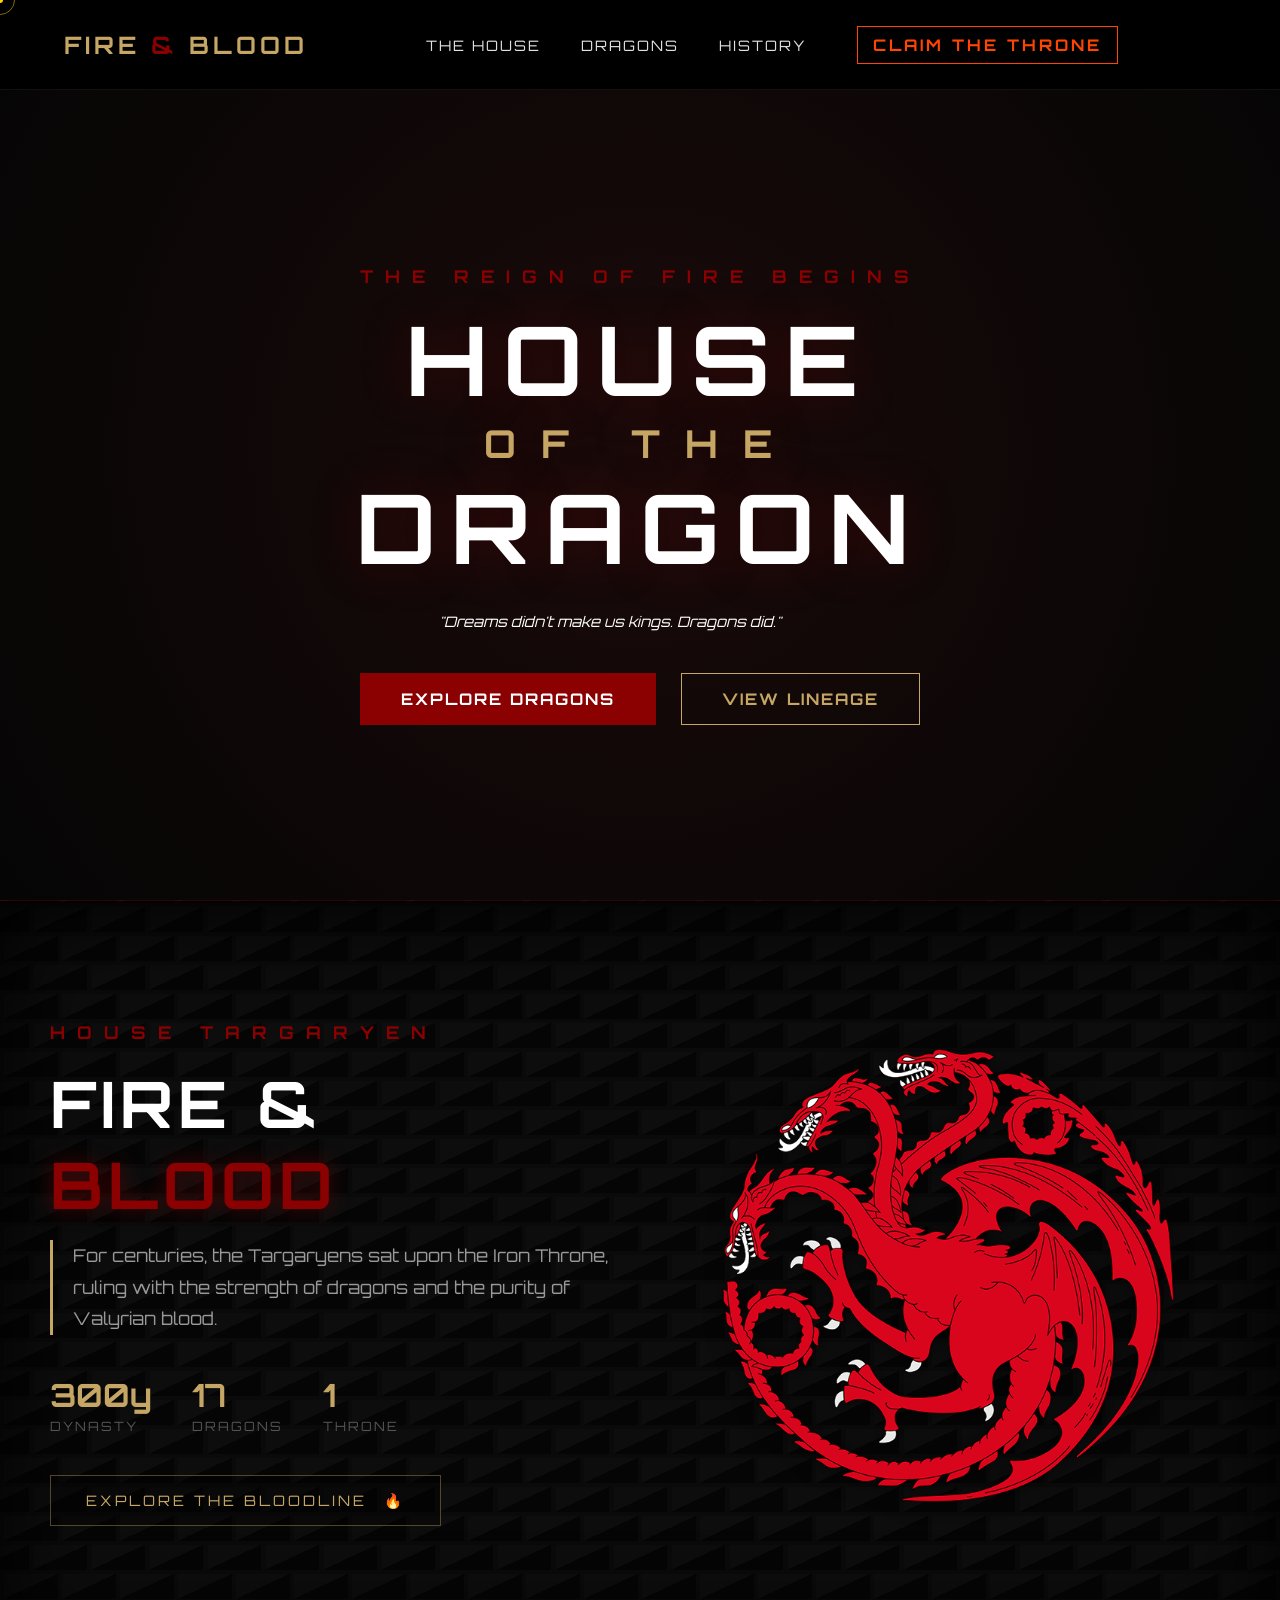
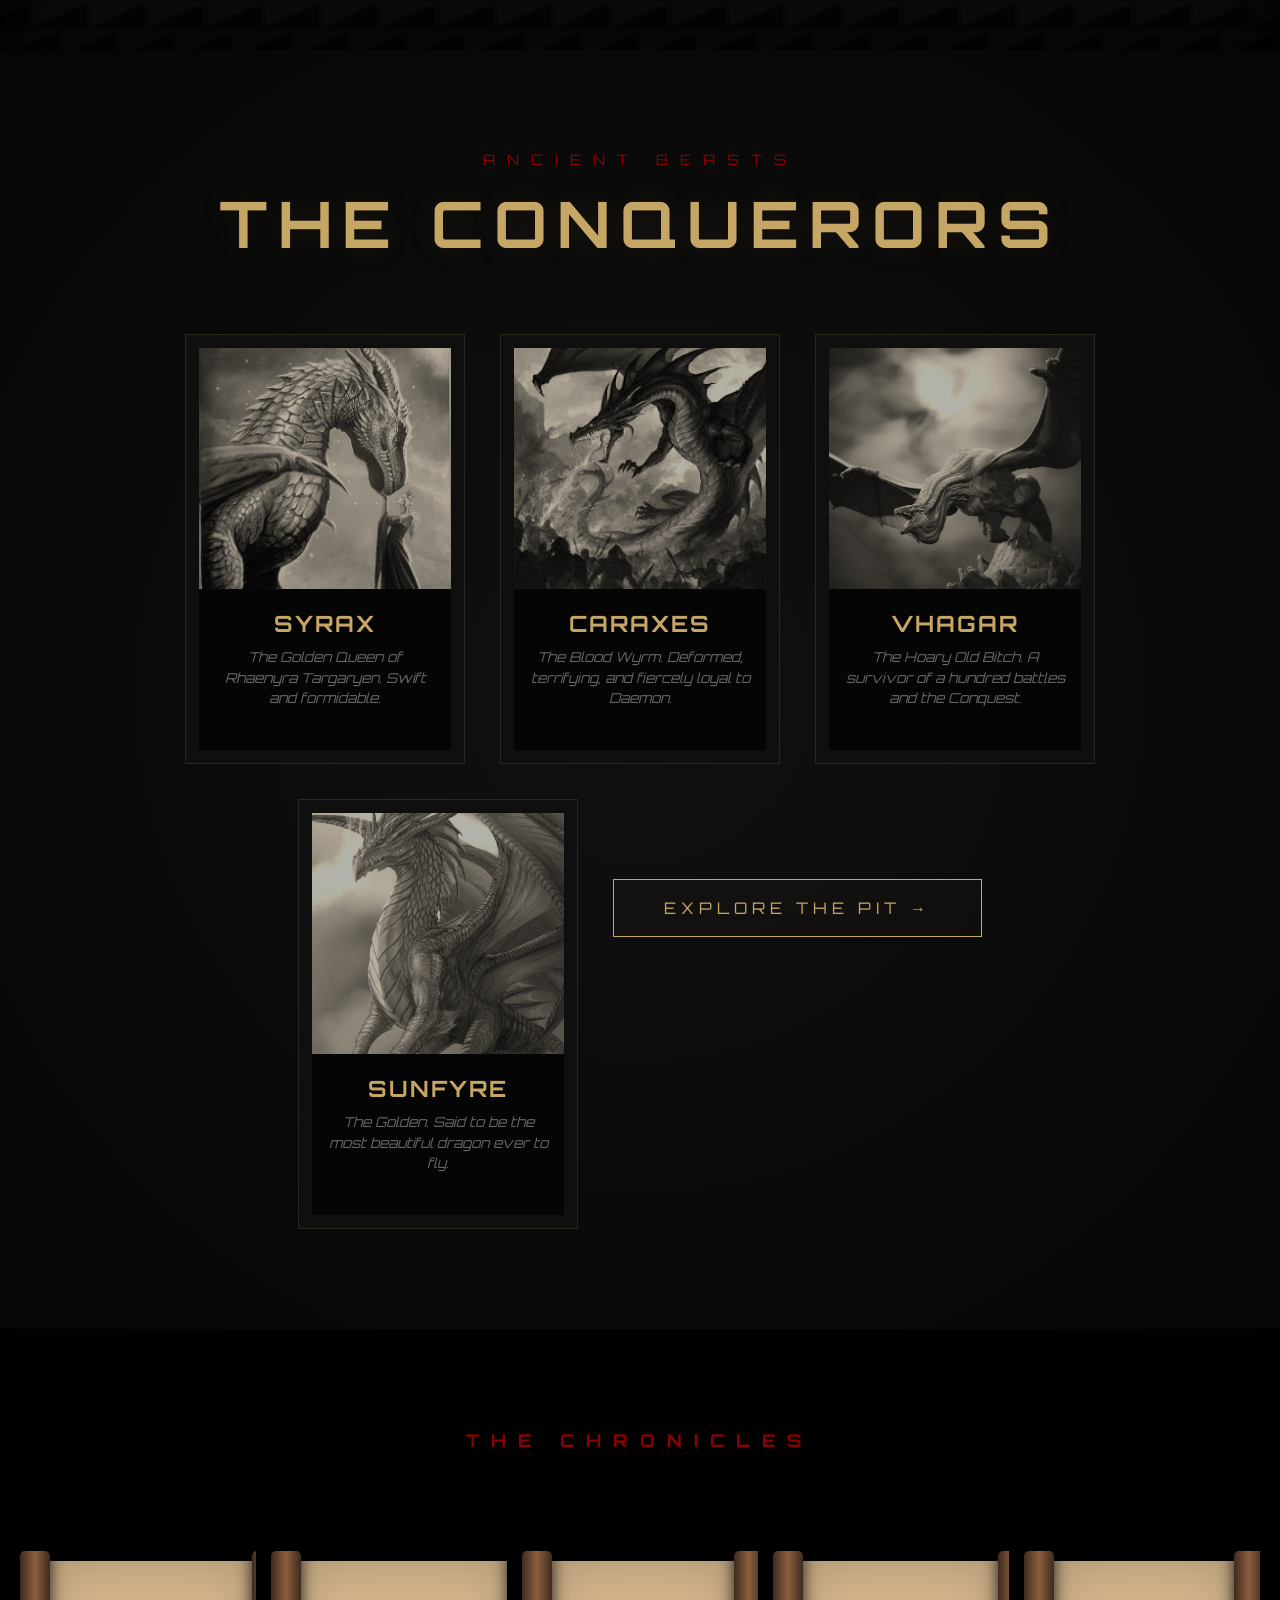
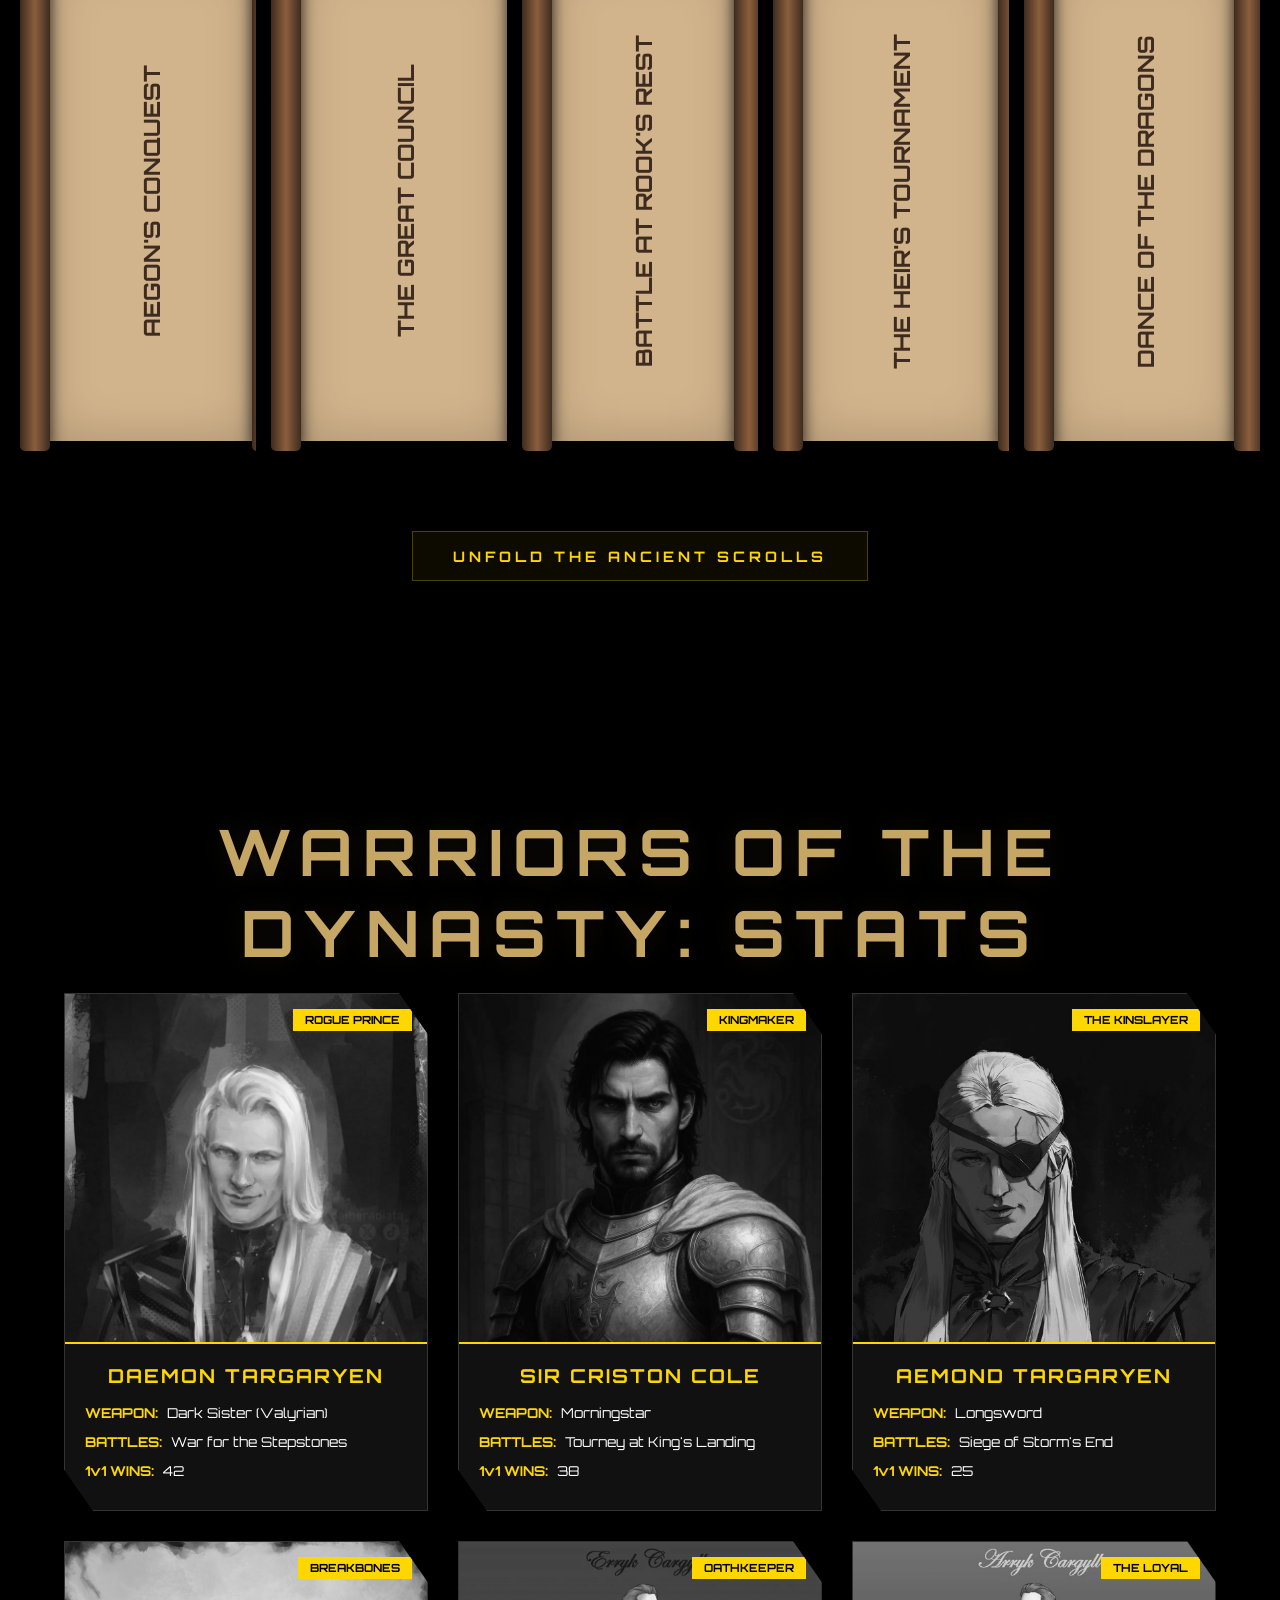
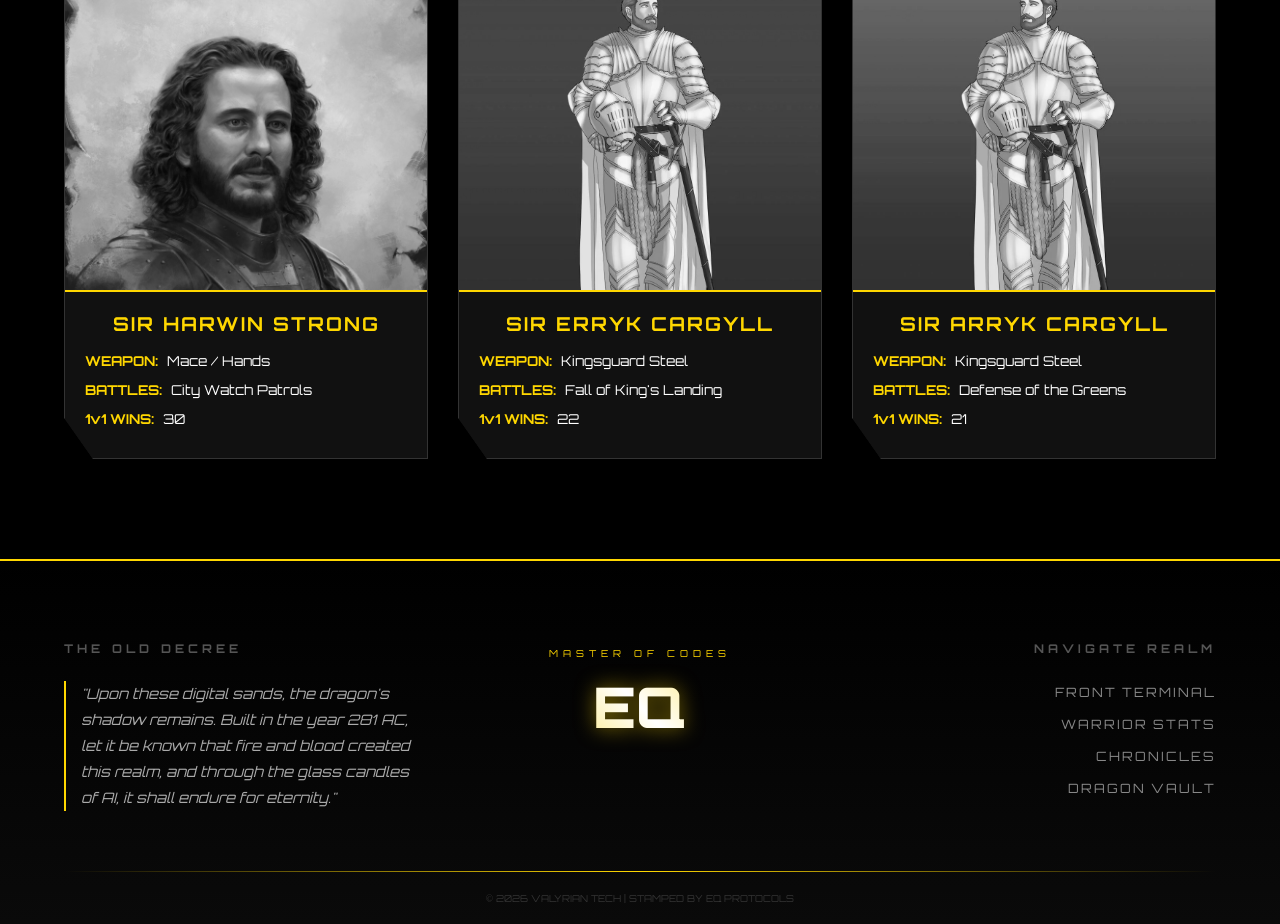
<file: index.html>
<!DOCTYPE html>
<html lang="en">

<head>
    <meta charset="UTF-8">
    <meta name="viewport" content="width=device-width, initial-scale=1.0">
    <title>HOUSE OF DRAGONS</title>
    <link rel="stylesheet" href="https://site-assets.fontawesome.com/releases/v6.5.1/css/all.css">
    <link rel="stylesheet" href="style.css">
</head>

<body>
    <div class="cursor-dot"></div>
    <div class="cursor-outline"></div>
    <!-- CLAIM THE THRONE SECTION  -->
    <div id="quiz-overlay" class="quiz-overlay">
        <div class="quiz-container" id="quiz-box">
            <button class="close-quiz" onclick="closeQuiz()">&times;</button>

            <div id="quiz-content">
                <h2 class="quiz-title">THE TRIAL BY FIRE</h2>
                <div class="progress-bar">
                    <div id="progress" class="progress"></div>
                </div>
                <div class="scanline"></div>
                <div id="question-container">
                    <p id="question-text" class="question-text">Loading Trial...</p>
                    <div id="answer-buttons" class="answer-grid">
                    </div>
                </div>
            </div>

            <div id="result-screen" style="display: none;">
                <h1 id="result-header"></h1>
                <p id="result-message"></p>

                <div class="result-actions">
                    <button onclick="restartQuiz()" class="claim-btn">TRY AGAIN</button>
                    <button onclick="closeQuiz()" class="claim-btn">ABANDON</button>
                </div>
            </div>
        </div>
    </div>
    </div>
    <!-- NAVBAR SECTION  -->
    <nav class="dragon-nav">
        <div class="nav-logo">
            <a href="index.html" class="logo-link">
                <h1 class="targaryen-font">FIRE <span>&</span> BLOOD</h1>
            </a>
        </div>
        <div class="menu-toggle" id="mobile-menu">
            <span class="bar"></span>
            <span class="bar"></span>
            <span class="bar"></span>
        </div>
        <ul class="nav-links">
            <li><a href="house.html" class="nav-item">THE HOUSE</a></li>
            <li><a href="dragons.html" class="nav-item">DRAGONS</a></li>
            <li><a href="history.html" class="nav-item">HISTORY</a></li>
            <a href="javascript:void(0)" onclick="startThroneQuiz()" class="claim-btn-nav nav-btn-style nav-btn">CLAIM
                THE THRONE</a>
        </ul>

        <div class="fire-border"></div>
    </nav>

    <section class="hero-dragon">
        <div class="smoke-overlay"></div>
        <div class="embers-container">
            <div class="particle"></div>
            <div class="particle"></div>
            <div class="particle"></div>
            <div class="particle"></div>
            <div class="particle"></div>
        </div>

        <div class="hero-content">
            <h2 class="subtitle">THE REIGN OF FIRE BEGINS</h2>
            <h1 class="main-title">HOUSE <span class="of">OF THE</span> DRAGON</h1>
            <p class="description">
                "Dreams didn't make us kings. Dragons did."
            </p>

            <div class="hero-btns">
                <a href="#dragon" class="btn-primary">EXPLORE DRAGONS</a>
                <a href="#house" class="btn-secondary">VIEW LINEAGE</a>
            </div>
        </div>
    </section>
    <section id="house" class="house-legacy">
        <div class="house-container">
            <div class="house-text">
                <h2 class="subtitle">House Targaryen</h2>
                <h1 class="motto-title">FIRE & <span class="blood">BLOOD</span></h1>
                <p class="legacy-desc">
                    For centuries, the Targaryens sat upon the Iron Throne,
                    ruling with the strength of dragons and the purity of Valyrian blood.
                </p>
                <div class="house-stats">
                    <div class="stat-item"><strong>300y</strong><span>Dynasty</span></div>
                    <div class="stat-item"><strong>17</strong><span>Dragons</span></div>
                    <div class="stat-item"><strong>1</strong><span>Throne</span></div>
                </div>

                <div class="members-cta">
                    <a href="house.html" class="bloodline-btn">
                        EXPLORE THE BLOODLINE <span class="fire-icon">🔥</span>
                    </a>
                </div>
            </div>

            <div class="sigil-container">
                <div class="sigil-glow"></div>
                <img src="assets/SIGIL.png" alt="Targaryen Sigil" class="sigil-img">
            </div>
        </div>
    </section>
    <section id="dragon" class="dragon-showcase">
        <div class="section-header">
            <p class="subtitle">ANCIENT BEASTS</p>
            <h1 class="section-title">THE CONQUERORS</h1>
        </div>

        <div class="dragon-cards-container">
            <div class="vintage-card">
                <div class="card-inner">
                    <div class="dragon-img syrax"></div>
                    <div class="card-content">
                        <h3>SYRAX</h3>
                        <p>The Golden Queen of Rhaenyra Targaryen. Swift and formidable.</p>
                    </div>
                </div>
            </div>

            <div class="vintage-card">
                <div class="card-inner">
                    <div class="dragon-img caraxes"></div>
                    <div class="card-content">
                        <h3>CARAXES</h3>
                        <p>The Blood Wyrm. Deformed, terrifying, and fiercely loyal to Daemon.</p>
                    </div>
                </div>
            </div>

            <div class="vintage-card">
                <div class="card-inner">
                    <div class="dragon-img vhagar"></div>
                    <div class="card-content">
                        <h3>VHAGAR</h3>
                        <p>The Hoary Old Bitch. A survivor of a hundred battles and the Conquest.</p>
                    </div>
                </div>
            </div>

            <div class="vintage-card">
                <div class="card-inner">
                    <div class="dragon-img sunfyre"></div>
                    <div class="card-content">
                        <h3>SUNFYRE</h3>
                        <p>The Golden. Said to be the most beautiful dragon ever to fly.</p>
                    </div>
                </div>
            </div>

            <div class="explore-more-container">
                <a href="dragons.html" class="main-explore-btn">
                    EXPLORE THE PIT <span>&rarr;</span>
                </a>
            </div>
    </section>
    <section id="history" class="history-scroll-section">
        <div class="history-header">
            <h2 class="subtitle">The Chronicles</h2>
            <h1 class="history-main-title">ANCIENT <span class="gold">LEGACY</span></h1>
        </div>

        <div class="scroll-wrapper">
            <div class="history-scroll">
                <div class="scroll-edge"></div>
                <div class="scroll-paper">
                    <div class="scroll-title">AEGON'S CONQUEST</div>
                    <div class="scroll-detail">
                        <span class="year">2 BC</span>
                        <p>Aegon I Targaryen, along with his sister-wives Visenya and Rhaenys, descended upon Westeros with 
    their three dragons: Balerion, Vhagar, and Meraxes. From the burning of Harrenhal to the Field of Fire, 
    they united six of the Seven Kingdoms under one crown, forging the Iron Throne from the swords of 
    their fallen enemies, quenched in dragonflame.</p>
                    </div>
                </div>
                <div class="scroll-edge"></div>
            </div>

            <div class="history-scroll active">
                <div class="scroll-edge"></div>
                <div class="scroll-paper">
                    <div class="scroll-title">THE GREAT COUNCIL</div>
                    <div class="scroll-detail">
                        <span class="year">101 AC</span>
                        <p>Following the death of Prince Aemon, King Jaehaerys I summoned over a thousand lords to Harrenhal 
    to prevent a civil war. In a choice that would haunt the dynasty for generations, the Council 
    rejected the claim of Princess Rhaenys and her son Laenor, favoring Prince Viserys Targaryen. 
    This established the precedent that the Iron Throne could not pass to a woman, nor through 
    a woman to her male descendants.<p>
                    </div>
                </div>
                <div class="scroll-edge"></div>
            </div>

            <div class="history-scroll active">
                <div class="scroll-edge"></div>
                <div class="scroll-paper">
                    <div class="scroll-title">BATTLE AT ROOK'S REST</div>
                    <div class="scroll-detail">
                        <span class="year">129 AC</span>
                        <p>The first true clash of the Titans. Princess Rhaenys and her dragon Meleys were 
                ambushed by King Aegon II on Sunfyre and Prince Aemond on the monstrous Vhagar. 
                The sky burned as Meleys fell, but the cost was high—the King was left broken 
                and charred, and the Green faction lost its momentum in a sea of dragonfire.</p>
                    </div>
                </div>
                <div class="scroll-edge"></div>
            </div>
            <div class="history-scroll active">
                <div class="scroll-edge"></div>
                <div class="scroll-paper">
                    <div class="scroll-title">THE HEIR'S TOURNAMENT</div>
                    <div class="scroll-detail">
                        <span class="year">112 AC</span>
                        <p>A celebration of blood and loss. While knights tilted in the streets of King's Landing, 
                Queen Aemma Arryn died in childbed, leaving King Viserys without a male heir. 
                In his grief and desperation, he named Princess Rhaenyra as his successor, 
                shattering centuries of tradition and sowing the seeds of civil war. </p>
                    </div>
                </div>
                <div class="scroll-edge"></div>
            </div>

            <div class="history-scroll">
                <div class="scroll-edge"></div>
                <div class="scroll-paper">
                    <div class="scroll-title">DANCE OF THE DRAGONS</div>
                    <div class="scroll-detail">
                        <span class="year">129 AC</span>
                        <p>Upon the death of King Viserys I, the realm split into two factions: the Blacks, led by Queen Rhaenyra, 
    and the Greens, supporting King Aegon II. This brutal civil war saw brother fight brother and 
    dragon tear dragon across the Seven Kingdoms. It was a dance of death that decimated the 
    Targaryen bloodline and led to the tragic extinction of the world's last remaining dragons.</p>
                    </div>
                </div>
                <div class="scroll-edge"></div>
            </div>
        </div>
        <div class="history-footer">
            <button class="historic-modern-btn">
                <a href="history.html" class="history-btn"><span class="btn-text">UNFOLD THE ANCIENT SCROLLS</span></a>
                <span class="btn-glitch"></span>
            </button>
        </div>
    </section>

    <section class="knights-carousel" id="Knights">
        <h2 class="section-title">WARRIORS OF THE DYNASTY: STATS</h2>

        <div class="carousel-wrapper">
            <div class="knight-card">
                <div class="knight-image">
                    <img src="assets/DEAMON.png" alt="Daemon">
                    <div class="rank-tag">ROGUE PRINCE</div>
                </div>
                <div class="knight-info">
                    <h4>DAEMON TARGARYEN</h4>
                    <div class="stats-grid">
                        <div class="stat"><span>WEAPON:</span> Dark Sister (Valyrian)</div>
                        <div class="stat"><span>BATTLES:</span> War for the Stepstones</div>
                        <div class="stat"><span>1v1 WINS:</span> 42</div>
                    </div>
                </div>
            </div>

            <div class="knight-card">
                <div class="knight-image">
                    <img src="assets/sir criston.png" alt="Criston">
                    <div class="rank-tag">KINGMAKER</div>
                </div>
                <div class="knight-info">
                    <h4>SIR CRISTON COLE</h4>
                    <div class="stats-grid">
                        <div class="stat"><span>WEAPON:</span> Morningstar</div>
                        <div class="stat"><span>BATTLES:</span> Tourney at King's Landing</div>
                        <div class="stat"><span>1v1 WINS:</span> 38</div>
                    </div>
                </div>
            </div>

            <div class="knight-card">
                <div class="knight-image">
                    <img src="assets/aemond.png" alt="Aemond">
                    <div class="rank-tag">THE KINSLAYER</div>
                </div>
                <div class="knight-info">
                    <h4>AEMOND TARGARYEN</h4>
                    <div class="stats-grid">
                        <div class="stat"><span>WEAPON:</span> Longsword</div>
                        <div class="stat"><span>BATTLES:</span> Siege of Storm's End</div>
                        <div class="stat"><span>1v1 WINS:</span> 25</div>
                    </div>
                </div>
            </div>

            <div class="knight-card">
                <div class="knight-image">
                    <img src="assets/sir harwin.png" alt="Harwin">
                    <div class="rank-tag">BREAKBONES</div>
                </div>
                <div class="knight-info">
                    <h4>SIR HARWIN STRONG</h4>
                    <div class="stats-grid">
                        <div class="stat"><span>WEAPON:</span> Mace / Hands</div>
                        <div class="stat"><span>BATTLES:</span> City Watch Patrols</div>
                        <div class="stat"><span>1v1 WINS:</span> 30</div>
                    </div>
                </div>
            </div>

            <div class="knight-card">
                <div class="knight-image">
                    <img src="assets/sir erryk.png" alt="Erryk">
                    <div class="rank-tag">OATHKEEPER</div>
                </div>
                <div class="knight-info">
                    <h4>SIR ERRYK CARGYLL</h4>
                    <div class="stats-grid">
                        <div class="stat"><span>WEAPON:</span> Kingsguard Steel</div>
                        <div class="stat"><span>BATTLES:</span> Fall of King's Landing</div>
                        <div class="stat"><span>1v1 WINS:</span> 22</div>
                    </div>
                </div>
            </div>

            <div class="knight-card">
                <div class="knight-image sir_arryk">
                    <img src="assets/sir arryk.png" alt="Arryk">
                    <div class="rank-tag">THE LOYAL</div>
                </div>
                <div class="knight-info">
                    <h4>SIR ARRYK CARGYLL</h4>
                    <div class="stats-grid">
                        <div class="stat"><span>WEAPON:</span> Kingsguard Steel</div>
                        <div class="stat"><span>BATTLES:</span> Defense of the Greens</div>
                        <div class="stat"><span>1v1 WINS:</span> 21</div>
                    </div>
                </div>
            </div>
        </div>
    </section>

    <footer class="grand-footer">
        <div class="footer-container">
            <div class="footer-column historical-text">
                <h4 class="column-title">THE OLD DECREE</h4>
                <p>"Upon these digital sands, the dragon's shadow remains. Built in the year 281 AC, let it be known
                    that fire and blood created this realm, and through the glass candles of AI, it shall endure for
                    eternity."</p>
            </div>

            <div class="footer-column signature-section">
                <div class="sig-container">
                    <span class="sig-label">MASTER OF CODES</span>
                    <h2 class="eq-signature">EQ</h2>
                    <div class="dev-socials">
                        <a href="https://www.facebook.com/ehsaan.qasmi.3/"" title=" facebook" target="_blank">
                            <i class="fa-brands fa-facebook"></i>
                        </a>

                        <a href="https://www.instagram.com/e_h_s_a_a_n_here/" title="insta" target="_blank">
                            <i class="fa-brands fa-instagram"></i>
                        </a>

                        <a href="https://github.com/qasmiehsaan55-del" title="github" target="_blank">
                            <i class="fa-brands fa-github"></i>
                        </a>
                    </div>
                </div>
            </div>

            <div class="footer-column modern-nav">
                <h4 class="column-title">NAVIGATE REALM</h4>
                <ul>
                    <li><a href="index.html">FRONT TERMINAL</a></li>
                    <li><a href="#Knights">WARRIOR STATS</a></li>
                    <li><a href="#history">CHRONICLES</a></li>
                    <li><a href="#dragon">DRAGON VAULT</a></li>
                </ul>
            </div>
        </div>

        <div class="footer-bottom-bar">
            <div class="system-line"></div>
            <p>&copy; 2026 VALYRIAN TECH | STAMPED BY EQ PROTOCOLS</p>
        </div>
    </footer>
    <script src="script.js"></script>
</body>

</html>
</file>
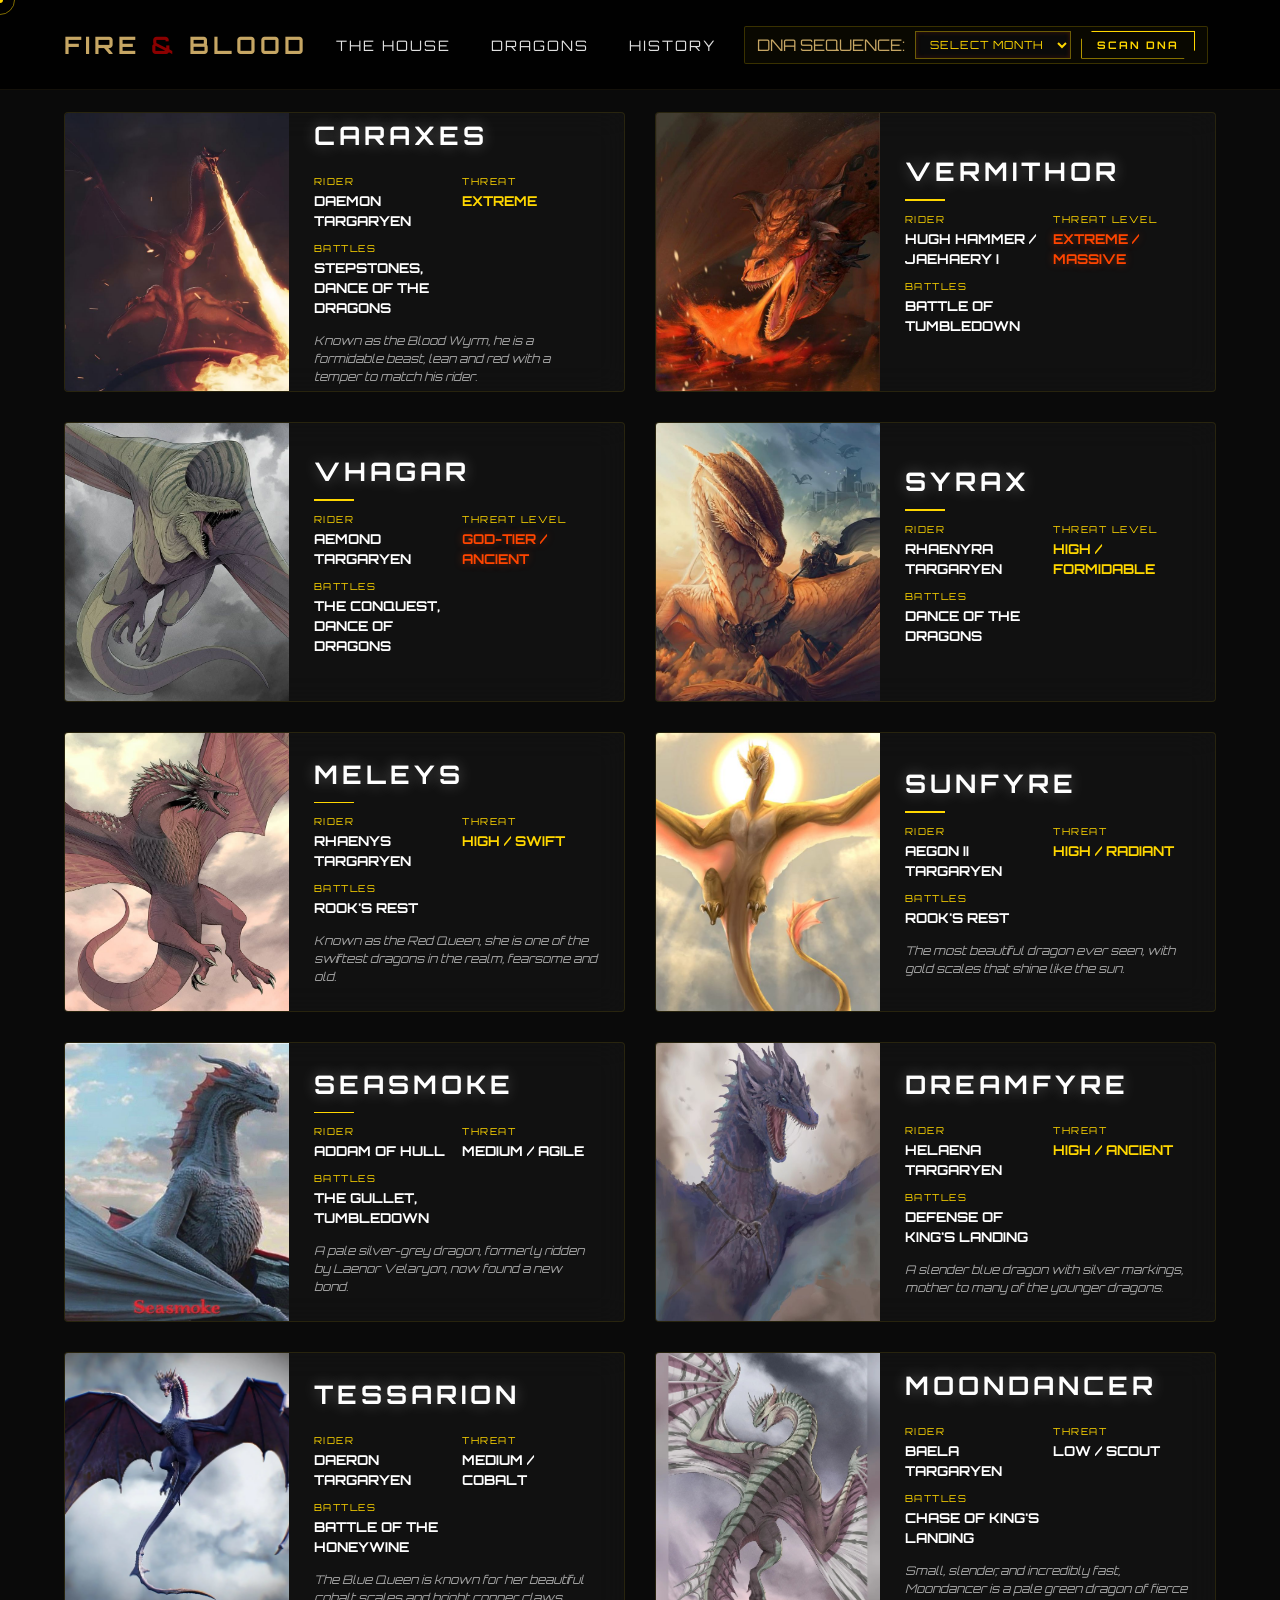
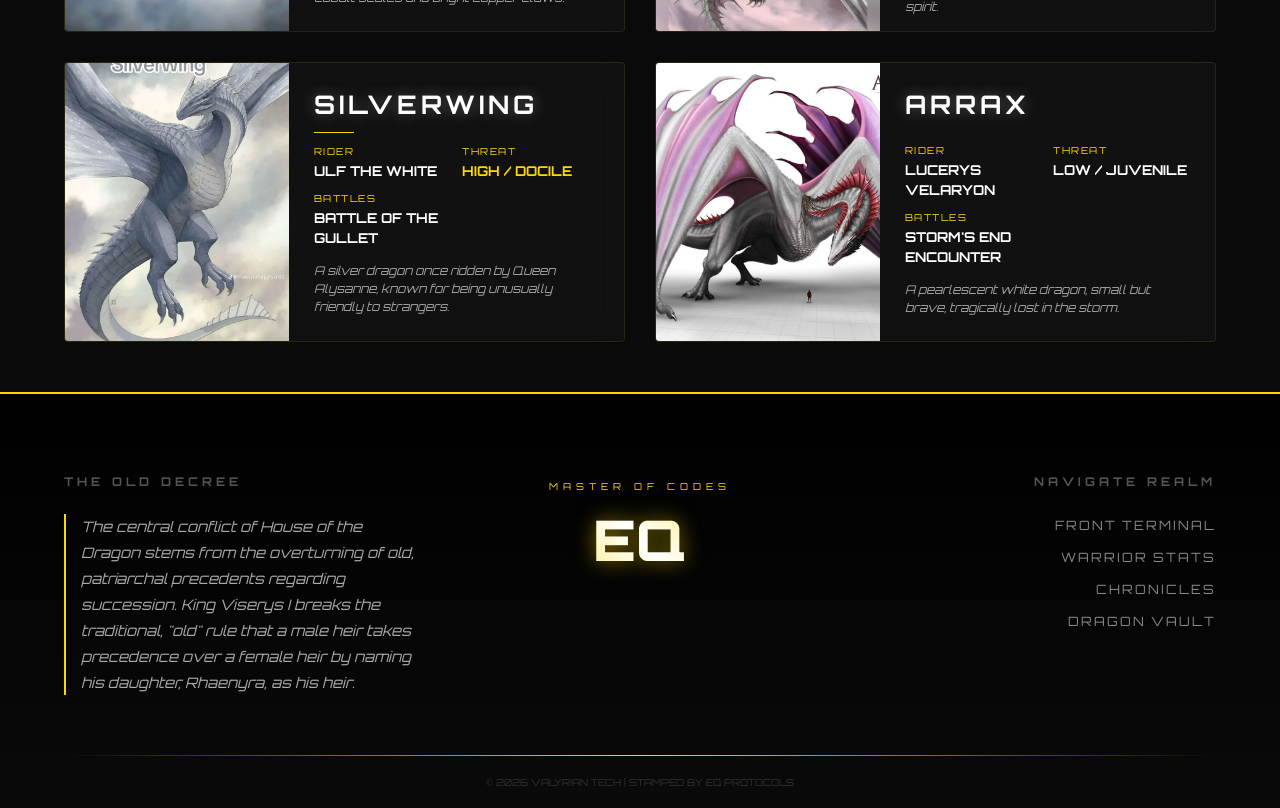
<file: dragons.html>
<!DOCTYPE html>
<html lang="en">
<head>
    <meta charset="UTF-8">
    <meta name="viewport" content="width=device-width, initial-scale=1.0">
    <title>HOUSE OF DRAGONS|DRAGONS</title>
        <link rel="stylesheet" href="https://site-assets.fontawesome.com/releases/v6.5.1/css/all.css">
    <link rel="stylesheet" href="style.css">
</head>

<body>
    <div class="cursor-dot"></div>
<div class="cursor-outline"></div>
<!-- NAVBAR  -->
    <nav class="dragon-nav">
    <div class="nav-logo">
        <a href="index.html" class="logo-link">
            <h1 class="targaryen-font">FIRE <span>&</span> BLOOD</h1>
        </a>
    </div>
     <ul class="nav-links">
            <li><a href="house.html" class="nav-item">THE HOUSE</a></li>
            <li><a href="dragons.html" class="nav-item">DRAGONS</a></li>
            <li><a href="history.html" class="nav-item">HISTORY</a></li>
        </ul>
    <div class="nav-right-cluster">
        <div class="dna-scanner-box">
            <label for="birth-month" class="dna-head">DNA SEQUENCE:</label>
            <select id="birth-month" class="month-dropdown">
                <option value="" disabled selected>SELECT MONTH</option>
                <option value="0">JANUARY</option>
                <option value="1">FEBRUARY</option>
                <option value="2">MARCH</option>
                <option value="3">APRIL</option>
                <option value="4">MAY</option>
                <option value="5">JUNE</option>
                <option value="6">JULY</option>
                <option value="7">AUGUST</option>
                <option value="8">SEPTEMBER</option>
                <option value="9">OCTOBER</option>
                <option value="10">NOVEMBER</option>
                <option value="11">DECEMBER</option>
            </select>
            <button onclick="findMyDragon()" class="scan-btn-dragons">SCAN DNA</button>
        </div>
        
   
    </div>

    <div class="fire-border"></div>
</nav>
<section id="Dragons-cards"> 
<div class="dragon-grid-container">
<div class="dragon-card-horizontal">
    <div class="dragon-img-side">
        <img src="assets/caraxesD.jpg" alt="Caraxes">
        <div class="scan-line"></div> </div>
    
    <div class="dragon-info-side">
        <h2 class="dragon-name-glow">CARAXES</h2>
        <div class="historic-line"></div>
        
        <div class="data-grid">
            <div class="data-item">
                <span class="label">RIDER</span>
                <span class="val">DAEMON TARGARYEN</span>
            </div>
            <div class="data-item">
                <span class="label">THREAT</span>
                <span class="val threat-high">EXTREME</span>
            </div>
            <div class="data-item full-width">
                <span class="label">BATTLES</span>
                <span class="val">STEPSTONES, DANCE OF THE DRAGONS</span>
            </div>
        </div>
        
        <p class="dragon-bio">Known as the Blood Wyrm, he is a formidable beast, lean and red with a temper to match his rider.</p>
    </div>
</div>
<div class="dragon-card-horizontal">
        <div class="dragon-img-side">
            <img src="assets/VERMITHOR.jpg" alt="Vermithor">
            <div class="scan-line"></div>
        </div>
        <div class="dragon-info-side">
            <h2 class="dragon-name-glow">VERMITHOR</h2>
            <div class="historic-line"></div>
            <div class="data-grid">
                <div class="data-item">
                    <span class="label">RIDER</span>
                    <span class="val">HUGH HAMMER / JAEHAERY I</span>
                </div>
                <div class="data-item">
                    <span class="label">THREAT LEVEL</span>
                    <span class="val threat-extreme">EXTREME / MASSIVE</span>
                </div>
                <div class="data-item">
                    <span class="label">BATTLES</span>
                    <span class="val">BATTLE OF TUMBLEDOWN</span>
                </div>
            </div>
        </div>
    </div>

    <div class="dragon-card-horizontal">
        <div class="dragon-img-side">
            <img src="assets/VHAGARD.jpg" alt="Vhagar">
            <div class="scan-line"></div>
        </div>
        <div class="dragon-info-side">
            <h2 class="dragon-name-glow">VHAGAR</h2>
            <div class="historic-line"></div>
            <div class="data-grid">
                <div class="data-item">
                    <span class="label">RIDER</span>
                    <span class="val">AEMOND TARGARYEN</span>
                </div>
                <div class="data-item">
                    <span class="label">THREAT LEVEL</span>
                    <span class="val threat-extreme">GOD-TIER / ANCIENT</span>
                </div>
                <div class="data-item">
                    <span class="label">BATTLES</span>
                    <span class="val">THE CONQUEST, DANCE OF DRAGONS</span>
                </div>
            </div>
        </div>
    </div>

    <div class="dragon-card-horizontal">
        <div class="dragon-img-side">
            <img src="assets/SYRAXD.jpg" alt="Syrax">
            <div class="scan-line"></div>
        </div>
        <div class="dragon-info-side">
            <h2 class="dragon-name-glow">SYRAX</h2>
            <div class="historic-line"></div>
            <div class="data-grid">
                <div class="data-item">
                    <span class="label">RIDER</span>
                    <span class="val">RHAENYRA TARGARYEN</span>
                </div>
                <div class="data-item">
                    <span class="label">THREAT LEVEL</span>
                    <span class="val threat-high">HIGH / FORMIDABLE</span>
                </div>
                <div class="data-item">
                    <span class="label">BATTLES</span>
                    <span class="val">DANCE OF THE DRAGONS</span>
                </div>
            </div>
        </div>
    </div>
    <div class="dragon-card-horizontal">
    <div class="dragon-img-side">
        <img src="assets/melys.jpg" alt="Meleys">
        <div class="scan-line"></div>
    </div>
    <div class="dragon-info-side">
        <h2 class="dragon-name-glow">MELEYS</h2>
        <div class="historic-line"></div>
        <div class="data-grid">
            <div class="data-item">
                <span class="label">RIDER</span>
                <span class="val">RHAENYS TARGARYEN</span>
            </div>
            <div class="data-item">
                <span class="label">THREAT</span>
                <span class="val threat-high">HIGH / SWIFT</span>
            </div>
            <div class="data-item full-width">
                <span class="label">BATTLES</span>
                <span class="val">ROOK'S REST</span>
            </div>
        </div>
        <p class="dragon-bio">Known as the Red Queen, she is one of the swiftest dragons in the realm, fearsome and old.</p>
    </div>
</div>

<div class="dragon-card-horizontal">
    <div class="dragon-img-side">
        <img src="assets/sunfyred.jpg" alt="Sunfyre">
        <div class="scan-line"></div>
    </div>
    <div class="dragon-info-side">
        <h2 class="dragon-name-glow">SUNFYRE</h2>
        <div class="historic-line"></div>
        <div class="data-grid">
            <div class="data-item">
                <span class="label">RIDER</span>
                <span class="val">AEGON II TARGARYEN</span>
            </div>
            <div class="data-item">
                <span class="label">THREAT</span>
                <span class="val threat-high">HIGH / RADIANT</span>
            </div>
            <div class="data-item full-width">
                <span class="label">BATTLES</span>
                <span class="val">ROOK'S REST</span>
            </div>
        </div>
        <p class="dragon-bio">The most beautiful dragon ever seen, with gold scales that shine like the sun.</p>
    </div>
</div>

<div class="dragon-card-horizontal">
    <div class="dragon-img-side">
        <img src="assets/seasmoke.jpg" alt="Seasmoke">
        <div class="scan-line"></div>
    </div>
    <div class="dragon-info-side">
        <h2 class="dragon-name-glow">SEASMOKE</h2>
        <div class="historic-line"></div>
        <div class="data-grid">
            <div class="data-item">
                <span class="label">RIDER</span>
                <span class="val">ADDAM OF HULL</span>
            </div>
            <div class="data-item">
                <span class="label">THREAT</span>
                <span class="val">MEDIUM / AGILE</span>
            </div>
            <div class="data-item full-width">
                <span class="label">BATTLES</span>
                <span class="val">THE GULLET, TUMBLEDOWN</span>
            </div>
        </div>
        <p class="dragon-bio">A pale silver-grey dragon, formerly ridden by Laenor Velaryon, now found a new bond.</p>
    </div>
</div>

<div class="dragon-card-horizontal">
    <div class="dragon-img-side">
        <img src="assets/dreamfyre.jpg" alt="Dreamfyre">
        <div class="scan-line"></div>
    </div>
    <div class="dragon-info-side">
        <h2 class="dragon-name-glow">DREAMFYRE</h2>
        <div class="historic-line"></div>
        <div class="data-grid">
            <div class="data-item">
                <span class="label">RIDER</span>
                <span class="val">HELAENA TARGARYEN</span>
            </div>
            <div class="data-item">
                <span class="label">THREAT</span>
                <span class="val threat-high">HIGH / ANCIENT</span>
            </div>
            <div class="data-item full-width">
                <span class="label">BATTLES</span>
                <span class="val">DEFENSE OF KING'S LANDING</span>
            </div>
        </div>
        <p class="dragon-bio">A slender blue dragon with silver markings, mother to many of the younger dragons.</p>
    </div>
    
</div>
<div class="dragon-card-horizontal">
    <div class="dragon-img-side">
        <img src="assets/tessarion.jpg" alt="Tessarion">
        <div class="scan-line"></div>
    </div>
    <div class="dragon-info-side">
        <h2 class="dragon-name-glow">TESSARION</h2>
        <div class="historic-line"></div>
        <div class="data-grid">
            <div class="data-item">
                <span class="label">RIDER</span>
                <span class="val">DAERON TARGARYEN</span>
            </div>
            <div class="data-item">
                <span class="label">THREAT</span>
                <span class="val">MEDIUM / COBALT</span>
            </div>
            <div class="data-item full-width">
                <span class="label">BATTLES</span>
                <span class="val">BATTLE OF THE HONEYWINE</span>
            </div>
        </div>
        <p class="dragon-bio">The Blue Queen is known for her beautiful cobalt scales and bright copper claws.</p>
    </div>
</div>

<div class="dragon-card-horizontal">
    <div class="dragon-img-side">
        <img src="assets/moondancer.jpg" alt="Moondancer">
        <div class="scan-line"></div>
    </div>
    <div class="dragon-info-side">
        <h2 class="dragon-name-glow">MOONDANCER</h2>
        <div class="historic-line"></div>
        <div class="data-grid">
            <div class="data-item">
                <span class="label">RIDER</span>
                <span class="val">BAELA TARGARYEN</span>
            </div>
            <div class="data-item">
                <span class="label">THREAT</span>
                <span class="val">LOW / SCOUT</span>
            </div>
            <div class="data-item full-width">
                <span class="label">BATTLES</span>
                <span class="val">CHASE OF KING'S LANDING</span>
            </div>
        </div>
        <p class="dragon-bio">Small, slender, and incredibly fast, Moondancer is a pale green dragon of fierce spirit.</p>
    </div>
</div>

<div class="dragon-card-horizontal">
    <div class="dragon-img-side">
        <img src="assets/silverwing.jpg" alt="Silverwing">
        <div class="scan-line"></div>
    </div>
    <div class="dragon-info-side">
        <h2 class="dragon-name-glow">SILVERWING</h2>
        <div class="historic-line"></div>
        <div class="data-grid">
            <div class="data-item">
                <span class="label">RIDER</span>
                <span class="val">ULF THE WHITE</span>
            </div>
            <div class="data-item">
                <span class="label">THREAT</span>
                <span class="val threat-high">HIGH / DOCILE</span>
            </div>
            <div class="data-item full-width">
                <span class="label">BATTLES</span>
                <span class="val">BATTLE OF THE GULLET</span>
            </div>
        </div>
        <p class="dragon-bio">A silver dragon once ridden by Queen Alysanne, known for being unusually friendly to strangers.</p>
    </div>
</div>

<div class="dragon-card-horizontal">
    <div class="dragon-img-side">
        <img src="assets/arrax.jpg" alt="Arrax">
        <div class="scan-line"></div>
    </div>
    <div class="dragon-info-side">
        <h2 class="dragon-name-glow">ARRAX</h2>
        <div class="historic-line"></div>
        <div class="data-grid">
            <div class="data-item">
                <span class="label">RIDER</span>
                <span class="val">LUCERYS VELARYON</span>
            </div>
            <div class="data-item">
                <span class="label">THREAT</span>
                <span class="val">LOW / JUVENILE</span>
            </div>
            <div class="data-item full-width">
                <span class="label">BATTLES</span>
                <span class="val">STORM'S END ENCOUNTER</span>
            </div>
        </div>
        <p class="dragon-bio">A pearlescent white dragon, small but brave, tragically lost in the storm.</p>
    </div>
</div>
   <div id="claim-overlay" class="claim-overlay">
    <div class="fire-bg"></div>
    <div class="claim-content">
        <h2 class="sys-msg">SYSTEM SCANNING DNA...</h2>
        
        <div class="dragon-reveal">
            <h1 id="matched-dragon-name" class="claimed-name"></h1>
            
            <div id="card-display-area"></div>
            
            <p class="claim-status">HAS CLAIMED YOU AS RIDER</p>
        </div>
        
        <button onclick="closeClaim()" class="close-btn">RETURN TO VAULT</button>
    </div>
</div>
</section>
<footer class="grand-footer">
    <div class="footer-container">
        <div class="footer-column historical-text">
            <h4 class="column-title">THE OLD DECREE</h4>
<p> The central conflict of House of the Dragon stems from the overturning of old, patriarchal precedents regarding succession. King Viserys I breaks the traditional, "old" rule that a male heir takes precedence over a female heir by naming his daughter, Rhaenyra, as his heir.</p>
        </div>

        <div class="footer-column signature-section">
            <div class="sig-container">
                <span class="sig-label">MASTER OF CODES</span>
                <h2 class="eq-signature">EQ</h2>
           <div class="dev-socials">
    <a href="https://www.facebook.com/ehsaan.qasmi.3/" title="facebook" target="_blank">
        <i class="fa-brands fa-facebook"></i>
    </a>
    
    <a href="https://www.instagram.com/e_h_s_a_a_n_here/" title="insta" target="_blank">
        <i class="fa-brands fa-instagram"></i>
    </a>
    
    <a href="https://github.com/qasmiehsaan55-del" title="github" target="_blank">
        <i class="fa-brands fa-github"></i>
    </a>
</div>
            </div>
        </div>

        <div class="footer-column modern-nav">
            <h4 class="column-title">NAVIGATE REALM</h4>
            <ul>
                <li><a href="index.html">FRONT TERMINAL</a></li>
                <li><a href="index.html#Knights">WARRIOR STATS</a></li>
                <li><a href="index.html#history">CHRONICLES</a></li>
                <li><a href="index.html#dragon">DRAGON VAULT</a></li>
            </ul>
        </div>
    </div>

    <div class="footer-bottom-bar">
        <div class="system-line"></div>
        <p>&copy; 2026 VALYRIAN TECH | STAMPED BY EQ PROTOCOLS</p>
    </div>
</footer>
    <script src="script.js"></script>
</body>
</html>
</file>
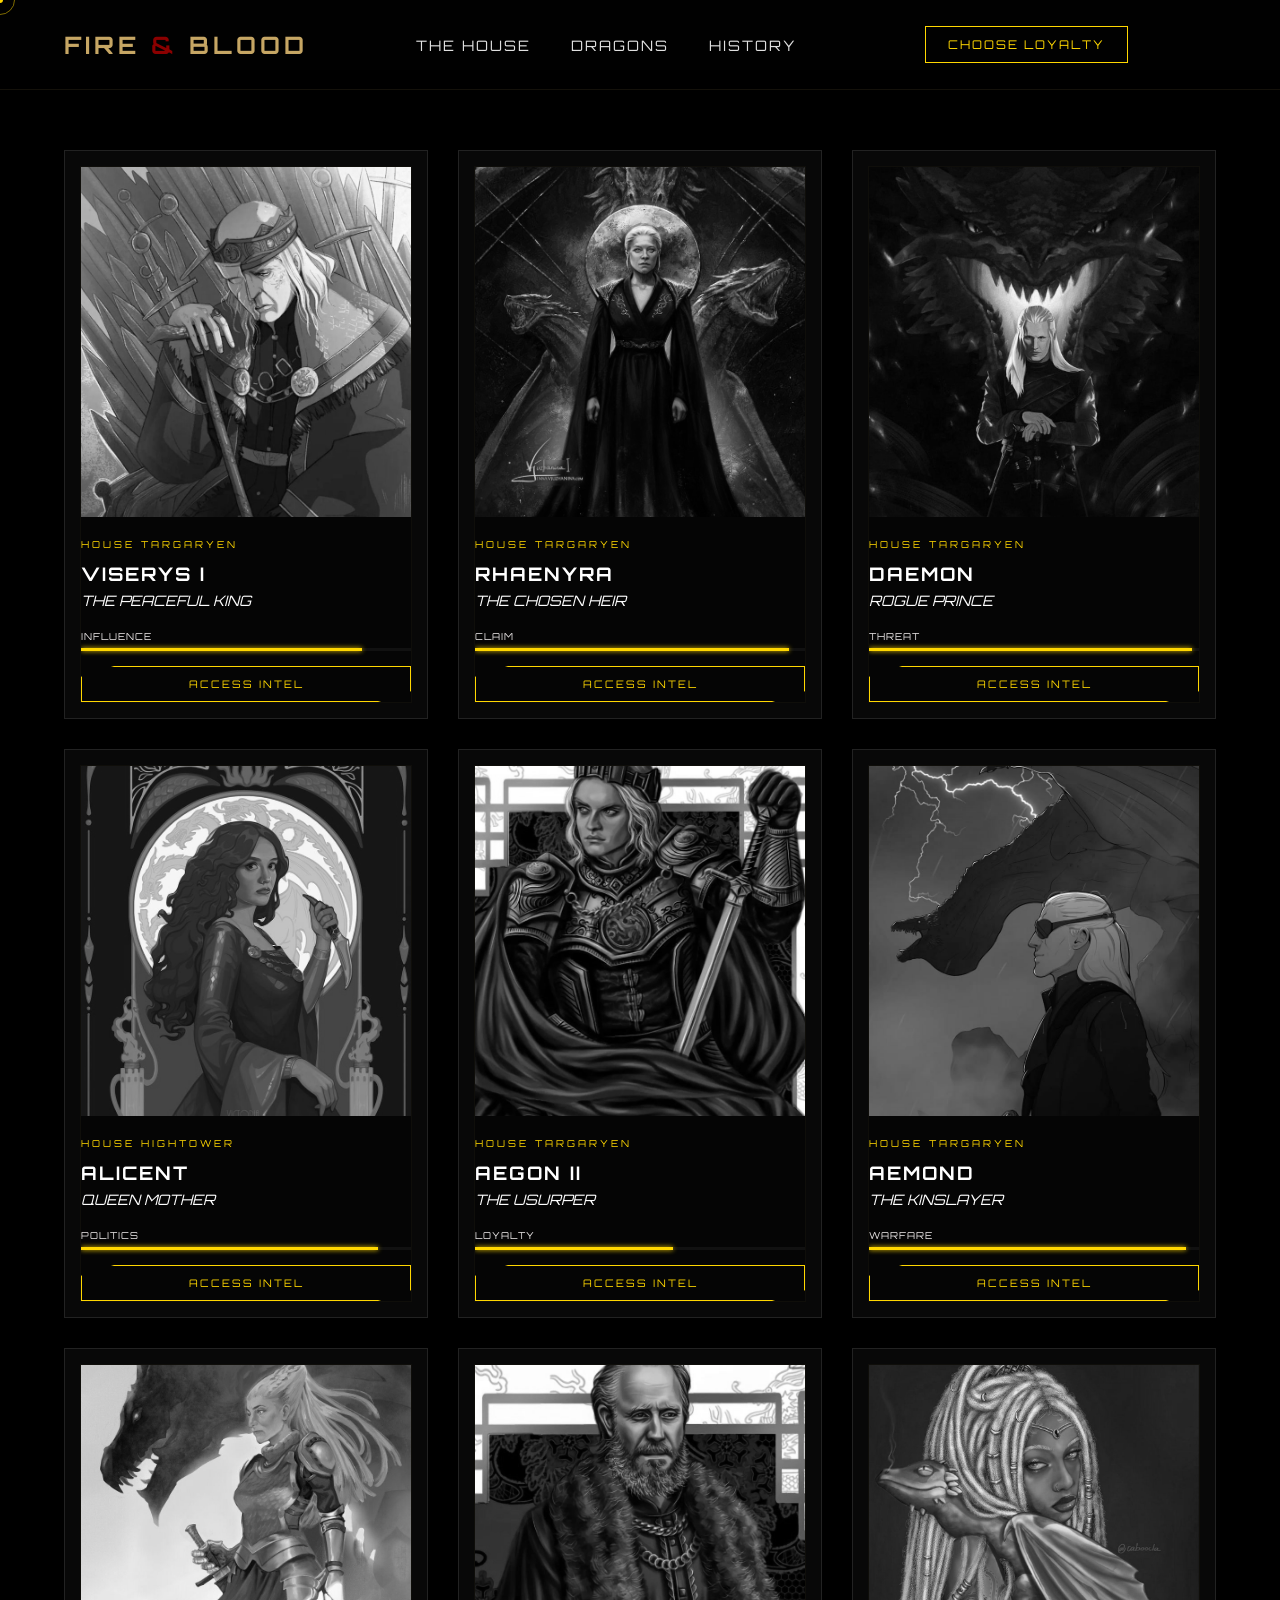
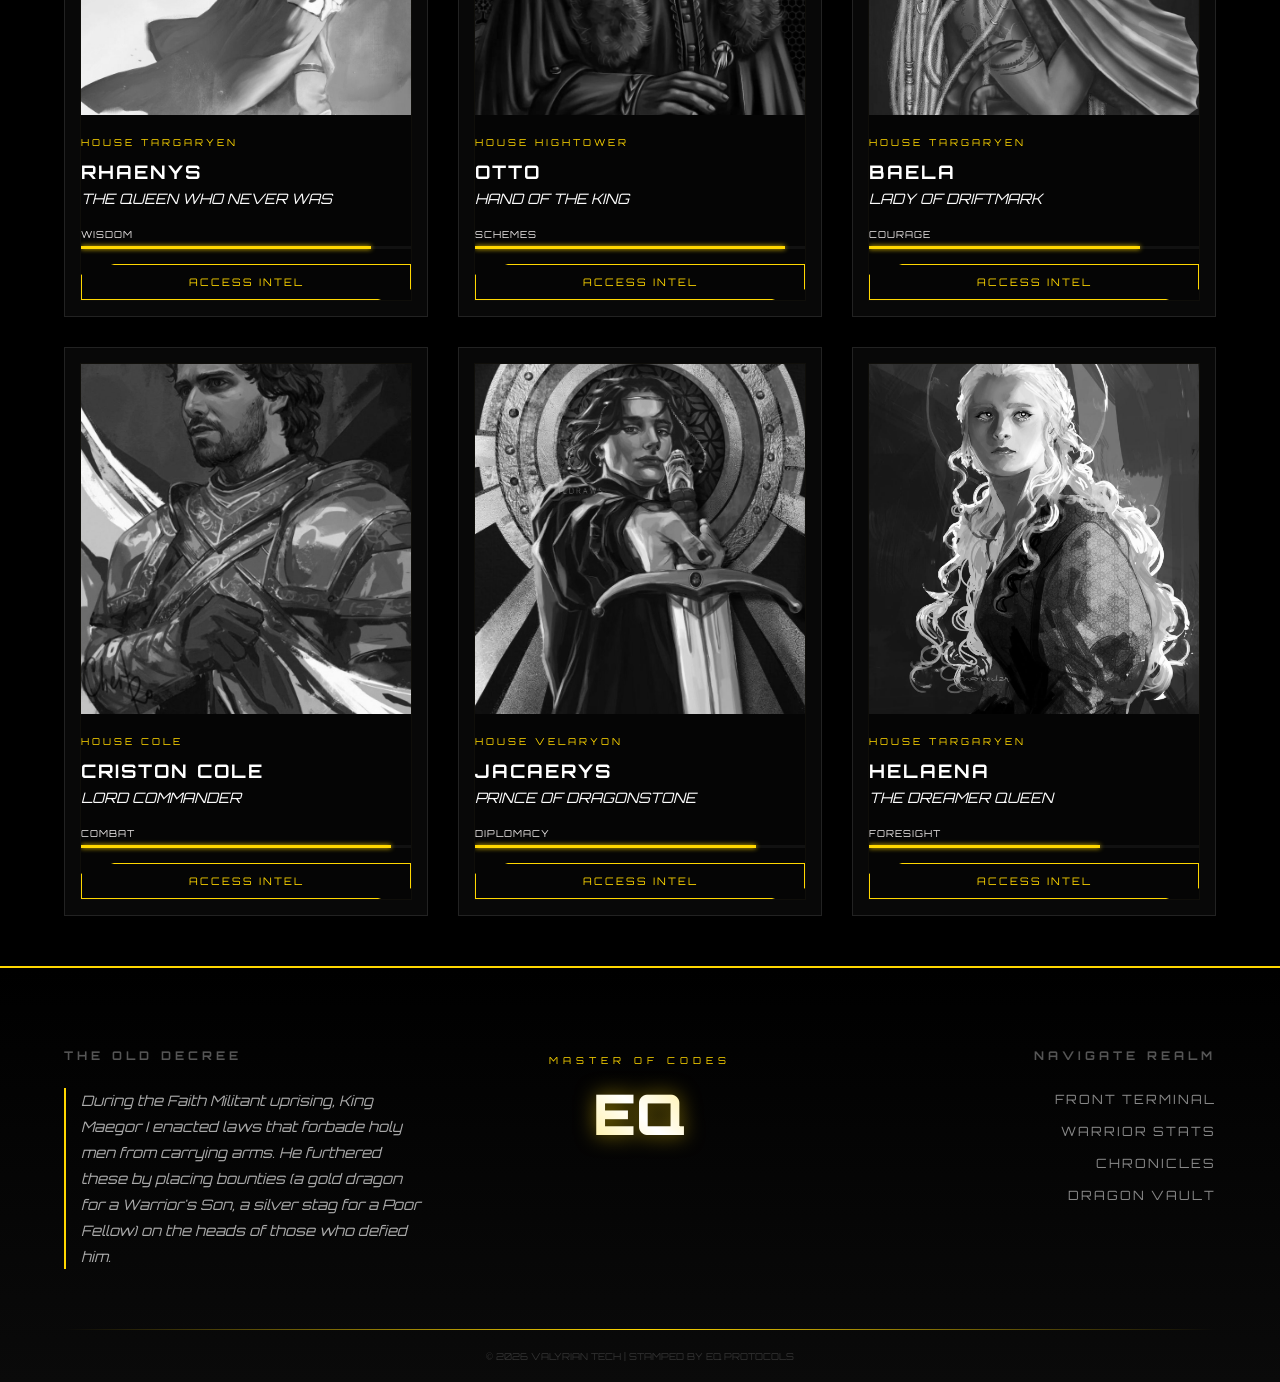
<file: house.html>
<!DOCTYPE html>
<html lang="en">
<head>
    <meta charset="UTF-8">
    <meta name="viewport" content="width=device-width, initial-scale=1.0">
 <title>HOUSE OF DRAGONS|THE HOUSE </title>
    <link rel="stylesheet" href="https://site-assets.fontawesome.com/releases/v6.5.1/css/all.css">
    <link rel="stylesheet" href="style.css">
</head>
<body>
      <div class="cursor-dot"></div>
<div class="cursor-outline"></div>
<nav class="dragon-nav">
    <div class="nav-logo">
        <a href="index.html" class="logo-link">
            <h1 class="targaryen-font">FIRE <span>&</span> BLOOD</h1>
        </a>
    </div>
    
    <ul class="nav-links">
        <li><a href="house.html" class="nav-item">THE HOUSE</a></li>
        <li><a href="dragons.html" class="nav-item">DRAGONS</a></li>
        <li><a href="history.html" class="nav-item">HISTORY</a></li>
    </ul>

    <div class="loyalty-selector">
        <button class="claim-house">CHOOSE LOYALTY <i class="fas fa-chevron-down"></i></button>
        <div class="loyalty-dropdown">
            <a href="javascript:void(0)" onclick="filterTeam('all')" class="opt-all">THE DYNASTY</a>
            <a href="javascript:void(0)" onclick="filterTeam('black')" class="opt-black">TEAM BLACK (RED)</a>
            <a href="javascript:void(0)" onclick="filterTeam('green')" class="opt-green">TEAM GREEN</a>
        </div>
    </div>

    <div class="fire-border"></div>
</nav>
<section class="house-vault">
    <h2 id="house-title">THE ROYAL DYNASTY</h2>
    <div class="house-grid" id="characterGrid">
    <div class="char-card" data-team="neutral">
    <div class="card-inner">
        <div class="image-box">
            <img src="assets/VISERYS I.jpg" alt="Viserys">
        </div>
        <div class="char-details">
            <span class="house-name">HOUSE TARGARYEN</span>
            <h3>VISERYS I</h3>
            <p class="role">THE PEACEFUL KING</p>
            
            <div class="power-level">
                <span>INFLUENCE</span>
                <div class="bar"><div class="fill" style="width: 85%;"></div></div>
            </div>

            <button class="intel-trigger" onclick="toggleIntel(this)">
                ACCESS INTEL <i class="fas fa-microchip"></i>
            </button>

            <div class="intel-panel">
                <div class="intel-content">
                    <p><strong>WEAPON:</strong> Valyrian Steel Blade</p>
                    <p><strong>DRAGON:</strong> Balerion (Deceased)</p>
                    <p><strong>STATUS:</strong> Neutral / Ruling</p>
                    <div class="dna-scan">DNA MATCH: 100% ROYAL BLOOD</div>
                </div>
            </div>
        </div>
    </div>
</div>
        <div class="char-card" data-team="black">
            <div class="card-inner">
                <div class="image-box">
                    <img src="assets/RHAENYRA.jpg" alt="Rhaenyra">
                </div>
                <div class="char-details">
                    <span class="house-name">HOUSE TARGARYEN</span>
                    <h3>RHAENYRA</h3>
                    <p class="role">THE CHOSEN HEIR</p>
                    <div class="power-level">
                        <span>CLAIM</span>
                        <div class="bar"><div class="fill" style="width: 95%;"></div></div>
              
                    </div>
                              <button class="intel-trigger" onclick="toggleIntel(this)">
    ACCESS INTEL <i class="fas fa-microchip"></i>
</button>
<div class="intel-panel">
    <div class="intel-content">
        <p><strong>WEAPON:</strong> Dragonvoice Command</p>
        <p><strong>DRAGON:</strong> Syrax (Active)</p>
        <p><strong>STATUS:</strong> Designated Successor</p>
        <div class="dna-scan">DNA MATCH: 99.9% TARGARYEN CORE</div>
    </div>
</div>

                </div>
            </div>
        </div>

        <div class="char-card" data-team="black">
            <div class="card-inner">
                <div class="image-box">
                    <img src="assets/DAEMON H.jpg" alt="Daemon">
                </div>
                <div class="char-details">
                    <span class="house-name">HOUSE TARGARYEN</span>
                    <h3>DAEMON</h3>
                    <p class="role">ROGUE PRINCE</p>
                    <div class="power-level">
                        <span>THREAT</span>
                        <div class="bar"><div class="fill" style="width: 98%;"></div></div>
      
                    </div>
                                      <button class="intel-trigger" onclick="toggleIntel(this)">
    ACCESS INTEL <i class="fas fa-microchip"></i>
</button>
<div class="intel-panel">
    <div class="intel-content">
        <p><strong>WEAPON:</strong> Dark Sister (Valyrian Steel)</p>
        <p><strong>DRAGON:</strong> Caraxes (The Blood Wyrm)</p>
        <p><strong>STATUS:</strong> High Combat Threat</p>
        <div class="dna-scan">DNA MATCH: 100% PURE VALYRIAN</div>
    </div>
</div>
                </div>
            </div>
        </div>

        <div class="char-card" data-team="green">
            <div class="card-inner">
                <div class="image-box">
                    <img src="assets/ALICENT.jpg" alt="Alicent">
                </div>
                <div class="char-details">
                    <span class="house-name">HOUSE HIGHTOWER</span>
                    <h3>ALICENT</h3>
                    <p class="role">QUEEN MOTHER</p>
                    <div class="power-level">
                        <span>POLITICS</span>
                        <div class="bar"><div class="fill" style="width: 90%;"></div></div>
                        
                    </div>
                    <button class="intel-trigger" onclick="toggleIntel(this)">
                ACCESS INTEL <i class="fas fa-microchip"></i>
            </button>
            <div class="intel-panel">
                <div class="intel-content">
                    <p><strong>WEAPON:</strong> Political Influence / Faith</p>
                    <p><strong>DRAGON:</strong> None (Relies on Vhagar/Sunfyre)</p>
                    <p><strong>STATUS:</strong> Queen Consort / Strategist</p>
                    <div class="dna-scan">DNA MATCH: HUMAN (HOUSE HIGHTOWER)</div>
                </div>
            </div>
                </div>
            </div>
        </div>

        <div class="char-card" data-team="green">
            <div class="card-inner">
                <div class="image-box">
                    <img src="assets/AEGON II.jpg" alt="Aegon">
                </div>
                <div class="char-details">
                    <span class="house-name">HOUSE TARGARYEN</span>
                    <h3>AEGON II</h3>
                    <p class="role">THE USURPER</p>
                    <div class="power-level">
                        <span>LOYALTY</span>
                        <div class="bar"><div class="fill" style="width: 60%;"></div></div>
                    </div>
                    <button class="intel-trigger" onclick="toggleIntel(this)">
    ACCESS INTEL <i class="fas fa-microchip"></i>
</button>
<div class="intel-panel">
    <div class="intel-content">
        <p><strong>WEAPON:</strong> Blackfyre (Ancient Valyrian Steel)</p>
        <p><strong>DRAGON:</strong> Sunfyre (The Golden)</p>
        <p><strong>STATUS:</strong> Crowned King / High Conflict</p>
        <div class="dna-scan">DNA MATCH: 99.7% TARGARYEN</div>
    </div>
</div>
                </div>
            </div>
        </div>

        <div class="char-card" data-team="green">
            <div class="card-inner">
                <div class="image-box">
                    <img src="assets/AEMOND.jpg" alt="Aemond">
                </div>
                <div class="char-details">
                    <span class="house-name">HOUSE TARGARYEN</span>
                    <h3>AEMOND</h3>
                    <p class="role">THE KINSLAYER</p>
                    <div class="power-level">
                        <span>WARFARE</span>
                        <div class="bar"><div class="fill" style="width: 96%;"></div></div>
                    </div>
                    <button class="intel-trigger" onclick="toggleIntel(this)">
    ACCESS INTEL <i class="fas fa-microchip"></i>
</button>
<div class="intel-panel">
    <div class="intel-content">
        <p><strong>WEAPON:</strong> Sapphire Eye / Master Swordsman</p>
        <p><strong>DRAGON:</strong> Vhagar (The War Bitch)</p>
        <p><strong>STATUS:</strong> Protector of the Realm</p>
        <div class="dna-scan">DNA MATCH: 99.8% ANCIENT BLOOD</div>
    </div>
</div>
                </div>
            </div>
        </div>

        <div class="char-card" data-team="black">
            <div class="card-inner">
                <div class="image-box">
                    <img src="assets/RHAENYS.jpg" alt="Rhaenys">
                </div>
                <div class="char-details">
                    <span class="house-name">HOUSE TARGARYEN</span>
                    <h3>RHAENYS</h3>
                    <p class="role">THE QUEEN WHO NEVER WAS</p>
                    <div class="power-level">
                        <span>WISDOM</span>
                        <div class="bar"><div class="fill" style="width: 88%;"></div></div>
                    </div>
                    <button class="intel-trigger" onclick="toggleIntel(this)">
    ACCESS INTEL <i class="fas fa-microchip"></i>
</button>
<div class="intel-panel">
    <div class="intel-content">
        <p><strong>WEAPON:</strong> Political Wisdom / Authority</p>
        <p><strong>DRAGON:</strong> Meleys (The Red Queen)</p>
        <p><strong>STATUS:</strong> High Council Member</p>
        <div class="dna-scan">DNA MATCH: 100% ROYAL LINEAGE</div>
    </div>
</div>
                </div>
            </div>
        </div>

        <div class="char-card" data-team="green">
            <div class="card-inner">
                <div class="image-box">
                    <img src="assets/OTTO hightower.jpg" alt="Otto">
                </div>
                <div class="char-details">
                    <span class="house-name">HOUSE HIGHTOWER</span>
                    <h3>OTTO</h3>
                    <p class="role">HAND OF THE KING</p>
                    <div class="power-level">
                        <span>SCHEMES</span>
                        <div class="bar"><div class="fill" style="width: 94%;"></div></div>
                    </div>
                    <button class="intel-trigger" onclick="toggleIntel(this)">
    ACCESS INTEL <i class="fas fa-microchip"></i>
</button>
<div class="intel-panel">
    <div class="intel-content">
        <p><strong>WEAPON:</strong> Manipulation / Statecraft</p>
        <p><strong>DRAGON:</strong> None (Strategic Asset)</p>
        <p><strong>STATUS:</strong> Hand of the King</p>
        <div class="dna-scan">DNA MATCH: HUMAN (HOUSE HIGHTOWER)</div>
    </div>
</div>
                </div>
            </div>
        </div>
        <div class="char-card" data-team="black">
    <div class="card-inner">
        <div class="image-box">
            <img src="assets/BAELA.jpg" alt="Baela">
        </div>
        <div class="char-details">
            <span class="house-name">HOUSE TARGARYEN</span>
            <h3>BAELA</h3>
            <p class="role">LADY OF DRIFTMARK</p>
            <div class="power-level">
                <span>COURAGE</span>
                <div class="bar"><div class="fill" style="width: 82%;"></div></div>
            </div>
            <button class="intel-trigger" onclick="toggleIntel(this)">
    ACCESS INTEL <i class="fas fa-microchip"></i>
</button>
<div class="intel-panel">
    <div class="intel-content">
        <p><strong>WEAPON:</strong> Valyrian Courage</p>
        <p><strong>DRAGON:</strong> Moondancer (Swift)</p>
        <p><strong>STATUS:</strong> Lady of Driftmark</p>
        <div class="dna-scan">DNA MATCH: 99.5% VALYRIAN</div>
    </div>
</div>
        </div>
    </div>
</div>

<div class="char-card" data-team="green">
    <div class="card-inner">
        <div class="image-box">
            <img src="assets/CRISTON COLE.jpg" alt="Criston">
        </div>
        <div class="char-details">
            <span class="house-name">HOUSE COLE</span>
            <h3>CRISTON COLE</h3>
            <p class="role">LORD COMMANDER</p>
            <div class="power-level">
                <span>COMBAT</span>
                <div class="bar"><div class="fill" style="width: 94%;"></div></div>
            </div>
            <button class="intel-trigger" onclick="toggleIntel(this)">
    ACCESS INTEL <i class="fas fa-microchip"></i>
</button>
<div class="intel-panel">
    <div class="intel-content">
        <p><strong>WEAPON:</strong> Morningstar / Shield</p>
        <p><strong>DRAGON:</strong> None (Anti-Dragon Specialist)</p>
        <p><strong>STATUS:</strong> Lord Commander</p>
        <div class="dna-scan">DNA MATCH: HUMAN (DORNISH DESCENT)</div>
    </div>
</div>
        </div>
    </div>
</div>

<div class="char-card" data-team="black">
    <div class="card-inner">
        <div class="image-box">
            <img src="assets/JACAERYS.jpg" alt="Jacaerys">
        </div>
        <div class="char-details">
            <span class="house-name">HOUSE VELARYON</span>
            <h3>JACAERYS</h3>
            <p class="role">PRINCE OF DRAGONSTONE</p>
            <div class="power-level">
                <span>DIPLOMACY</span>
                <div class="bar"><div class="fill" style="width: 85%;"></div></div>
            </div>
            <button class="intel-trigger" onclick="toggleIntel(this)">
    ACCESS INTEL <i class="fas fa-microchip"></i>
</button>
<div class="intel-panel">
    <div class="intel-content">
        <p><strong>WEAPON:</strong> Diplomacy / Vermax</p>
        <p><strong>DRAGON:</strong> Vermax (Active)</p>
        <p><strong>STATUS:</strong> Heir to the Iron Throne</p>
        <div class="dna-scan">DNA MATCH: 99.2% VALYRIAN-STRONG</div>
    </div>
</div>
        </div>
    </div>
</div>

<div class="char-card" data-team="green">
    <div class="card-inner">
        <div class="image-box">
            <img src="assets/HELAENA.jpg" alt="Helaena">
        </div>
        <div class="char-details">
            <span class="house-name">HOUSE TARGARYEN</span>
            <h3>HELAENA</h3>
            <p class="role">THE DREAMER QUEEN</p>
            <div class="power-level">
                <span>FORESIGHT</span>
                <div class="bar"><div class="fill" style="width: 70%;"></div></div>
            </div>
            <button class="intel-trigger" onclick="toggleIntel(this)">
    ACCESS INTEL <i class="fas fa-microchip"></i>
</button>
<div class="intel-panel">
    <div class="intel-content">
        <p><strong>WEAPON:</strong> Prophetic Dreams (Hele-Vision)</p>
        <p><strong>DRAGON:</strong> Dreamfyre (Ancient)</p>
        <p><strong>STATUS:</strong> Queen Consort / Dreamer</p>
        <div class="dna-scan">DNA MATCH: 100% PURE DREAMER GENE</div>
    </div>
</div>
        </div>
    </div>
</div>
    </div>
</section>

<footer class="grand-footer">
    <div class="footer-container">
        <div class="footer-column historical-text">
            <h4 class="column-title">THE OLD DECREE</h4>
<p>During the Faith Militant uprising, King Maegor I enacted laws that forbade holy men from carrying arms. He furthered these by placing bounties (a gold dragon for a Warrior's Son, a silver stag for a Poor Fellow) on the heads of those who defied him.
</p>
        </div>

        <div class="footer-column signature-section">
            <div class="sig-container">
                <span class="sig-label">MASTER OF CODES</span>
                <h2 class="eq-signature">EQ</h2>
           <div class="dev-socials">
    <a href="https://www.facebook.com/ehsaan.qasmi.3/" title="facebook" target="_blank">
        <i class="fa-brands fa-facebook"></i>
    </a>
    
    <a href="https://www.instagram.com/e_h_s_a_a_n_here/" title="insta" target="_blank">
        <i class="fa-brands fa-instagram"></i>
    </a>
    
    <a href="https://github.com/qasmiehsaan55-del" title="github" target="_blank">
        <i class="fa-brands fa-github"></i>
    </a>
</div>
            </div>
        </div>

        <div class="footer-column modern-nav">
            <h4 class="column-title">NAVIGATE REALM</h4>
            <ul>
                <li><a href="index.html">FRONT TERMINAL</a></li>
                <li><a href="index.html#Knights">WARRIOR STATS</a></li>
                <li><a href="index.html#history">CHRONICLES</a></li>
                <li><a href="index.html#dragon">DRAGON VAULT</a></li>
            </ul>
        </div>
    </div>

    <div class="footer-bottom-bar">
        <div class="system-line"></div>
        <p>&copy; 2026 VALYRIAN TECH | STAMPED BY EQ PROTOCOLS</p>
    </div>
</footer>
    <script src="script.js"></script>
</body>
</html>
</file>
<file: style.css>
@import url('https://fonts.googleapis.com/css2?family=Orbitron:wght@400..900&display=swap');
@import url('https://fonts.googleapis.com/css2?family=Rajdhani:wght@300;400;500;600;700&display=swap');
*{
    margin: 0;
    padding: 0;
    box-sizing: border-box;
    scroll-behavior: smooth;
    text-decoration: none;
    font-family:Orbitron !important ;
    cursor: none;
}
:root {
    --gold: #c6a664;
    --dragon-red: #8b0000;
    --iron: #363636;
    --charcoal: #0a0a0a;
    --accent-color: #ffd700;
    --accent-color-rgb: 255, 215, 0; /* Box-shadows ke liye */
    --glow-opacity: 0.3;
}
/* Team black Theme */

body.team-black-theme {
    --accent-color: #ff3131;
    --accent-color-rgb: 255, 49, 49;
    --glow-opacity: 0.5;
}

/* Team Green Theme */
body.team-green-theme {
    --accent-color: #00ff88;
    --accent-color-rgb: 0, 255, 136;
    --glow-opacity: 0.5;
}

body {
    background-color: var(--charcoal);
    margin: 0;
    padding: 0;
    overflow-x: hidden;
}
/* CUSTOM CURSOR  */
.cursor-dot {
    width: 6px;
    height: 6px;
    background-color: #ffd700; /* Dragon Gold */
    position: fixed;
    top: 0; left: 0;
    transform: translate(-50%, -50%);
    border-radius: 50%;
    z-index: 10000;
    pointer-events: none; /* Taake clicks cards tak pohnchein */
    transition: width 0.3s, height 0.3s;
}

.cursor-outline {
    width: 30px;
    height: 30px;
    border: 1px solid rgba(255, 215, 0, 0.5);
    position: fixed;
    top: 0; left: 0;
    transform: translate(-50%, -50%);
    border-radius: 50%;
    z-index: 9999;
    pointer-events: none;
    transition: transform 0.15s ease-out, width 0.3s, height 0.3s, border-color 0.3s;
}

.cursor-hover .cursor-dot {
    width: 10px;
    height: 10px;
    background-color: #ff4500; 
}

.cursor-hover .cursor-outline {
    width: 50px;
    height: 50px;
    border-color: #ff4500;
    border-width: 2px;
}
/* HEADER  */
.dragon-nav {
    position: fixed;
    top: 0;
    width: 100%;
    height: 90px;
    background: linear-gradient(to bottom, rgba(0,0,0,0.9), transparent);
    display: flex;
    justify-content: space-between;
    align-items: center;
    padding: 0 50px;
    z-index: 1000;
    font-family: 'Cinzel', serif;
    border-bottom: 1px solid rgba(198, 166, 100, 0.1);
}

.nav-logo h1 {
    color: var(--gold);
    font-size: 1.5rem;
    letter-spacing: 4px;
    margin: 0;
}

.nav-logo h1 span {
    color: var(--dragon-red);
}

.nav-links {
    display: flex;
    list-style: none;
    align-items: center;
}

.nav-item {
    text-decoration: none;
    color: #e0e0e0;
    margin: 0 20px;
    font-size: 0.9rem;
    letter-spacing: 2px;
    transition: 0.4s;
    position: relative; 
    z-index: 1;
}

.nav-item::before {
    content: '';
    position: absolute;
    top: 50%;
    left: 50%;
    width: 0;
    height: 0;
    background: radial-gradient(circle, #ff4500, #ff8c00, transparent 70%);
    border-radius: 50%;
    transform: translate(-50%, -50%);
    opacity: 0;
    z-index: -1;
    filter: blur(8px);
    transition: all 0.5s ease-out;
}

.nav-item:hover::before {
    width: 120px;
    height: 40px;
    opacity: 0.7;
    animation: flame-flicker 0.2s infinite alternate;
}

.nav-item:hover {
    color: #fff;
    text-shadow: 0 0 10px #ff4500, 0 0 20px #ff8c00;
}

@keyframes flame-flicker {
    0% { transform: translate(-50%, -50%) scale(1); filter: blur(8px); }
    100% { transform: translate(-50%, -55%) scale(1.1); filter: blur(12px); }
}

.nav-btn {
    text-decoration: none;
    color: var(--gold);
    border: 1px solid rgba(198, 166, 100, 0.4);
    padding: 12px 30px;
    margin-left: 30px;
    font-weight: bold;
    letter-spacing: 3px;
    position: relative;
    background: transparent;
    overflow: hidden; 
    transition: all 0.4s ease;
    z-index: 1;
}

.nav-btn::before {
    content: '';
    position: absolute;
    top: 100%; 
    left: 0;
    width: 100%;
    height: 100%;
    background: linear-gradient(0deg, #8b0000, #ff4500, #ff8c00);
    transition: all 0.5s cubic-bezier(0.7, 0, 0.2, 1);
    z-index: -1;
}

.nav-btn:hover::before {
    top: 0;
}

.nav-btn:hover {
    color: white;
    border-color: #ff8c00;
    box-shadow: 0 0 20px rgba(255, 69, 0, 0.6), inset 0 0 10px rgba(255, 255, 255, 0.2);
    transform: translateY(-2px);
    text-shadow: 0 0 8px rgba(255, 255, 255, 0.8);
}

.nav-btn::after {
    content: '🔥';
    position: absolute;
    font-size: 0.8rem;
    top: 50%;
    right: -20px;
    transform: translateY(-50%);
    opacity: 0;
    transition: 0.4s;
}

.nav-btn:hover::after {
    right: 5px;
    opacity: 1;
}

/* HERO SECTION */
.hero-dragon {
    height: 100vh;
    width: 100%;
    display: flex;
    align-items: center;
    justify-content: center;
    text-align: center;
    background: radial-gradient(circle at center, #1a0a0a 0%, #050505 100%);
    position: relative;
    overflow: hidden;
    padding-top: 90px; 
}

.smoke-overlay {
    position: absolute;
    top: 0; left: 0; width: 100%; height: 100%;
    background: url('https://www.transparenttextures.com/patterns/asfalt-dark.png');
    opacity: 0.2;
    pointer-events: none;
    z-index: 1;
}

.hero-content {
    z-index: 10;
    max-width: 1100px;
    animation: fadeIn 2s ease-out;
}

.subtitle {
    color: #8b0000; 
    letter-spacing: 12px;
    font-size: 1.1rem;
    margin-bottom: 20px;
    text-transform: uppercase;
}

.main-title {
    font-size: clamp(3rem, 10vw, 6rem); 
    color: #fff;
    letter-spacing: 15px;
    line-height: 1.1;
    margin-bottom: 30px;
    text-shadow: 0 0 50px rgba(139, 0, 0, 0.3);
}

.main-title span.of {
    display: block;
    font-size: 0.4em;
    color: #c6a664; /* Gold */
    letter-spacing: 25px;
    margin: 10px 0;
}

.description {
    color: #999;
    font-size: 1.4rem;
    max-width: 700px;
    margin: 0 auto 40px;
    font-style: italic;
    line-height: 1.6;
}

/* --- HERO BUTTONS --- */
.hero-btns {
    display: flex;
    justify-content: center;
    gap: 25px;
}

.btn-primary, .btn-secondary {
    padding: 15px 40px;
    font-family: 'Cinzel', serif;
    text-decoration: none;
    font-weight: bold;
    letter-spacing: 2px;
    transition: 0.5s cubic-bezier(0.4, 0, 0.2, 1);
    position: relative;
}

.btn-primary {
    background: #8b0000;
    color: #fff;
    border: 1px solid #8b0000;
}

.btn-primary:hover {
    background: transparent;
    box-shadow: 0 0 30px rgba(139, 0, 0, 0.6);
    transform: translateY(-5px);
}

.btn-secondary {
    border: 1px solid #c6a664;
    color: #c6a664;
}

.btn-secondary:hover {
    background: rgba(198, 166, 100, 0.1);
    box-shadow: 0 0 30px rgba(198, 166, 100, 0.3);
    transform: translateY(-5px);
}

@keyframes fadeIn {
    from { opacity: 0; transform: scale(1.05); }
    to { opacity: 1; transform: scale(1); }
}

.particle {
    position: absolute;
    background: #ff4500;
    border-radius: 50%;
    filter: blur(1px);
    pointer-events: none;
    animation: rise 8s infinite linear;
}

@keyframes rise {
    0% { transform: translateY(110vh) rotate(0deg); opacity: 0; }
    20% { opacity: 0.7; }
    80% { opacity: 0.7; }
    100% { transform: translateY(-10vh) rotate(360deg); opacity: 0; }
}
.dragon-showcase {
    padding: 100px 50px;
    background: radial-gradient(circle at center, #111 0%, #050505 100%);
    text-align: center;
    position: relative;
    overflow: hidden;
}

/* THE HOUSE SECTION HERO PAGE  */

.house-legacy {
    padding: 120px 50px;
    background-color: #0a0a0a;
    background-image: 
        linear-gradient(335deg, #050505 23px, transparent 23px),
        linear-gradient(155deg, #0d0d0d 23px, transparent 23px),
        linear-gradient(335deg, #050505 23px, transparent 23px),
        linear-gradient(155deg, #0d0d0d 23px, transparent 23px);
    background-size: 58px 58px;
    background-position: 0px 2px, 4px 35px, 29px 31px, 34px 6px;
    
    position: relative;
    border-top: 1px solid rgba(139, 0, 0, 0.3);
    box-shadow: inset 0 0 100px #000; /* Taake corners dark hon */
}

.house-legacy::before {
    content: "";
    position: absolute;
    top: 0; left: 0; width: 100%; height: 100%;
    background: url('https://www.transparenttextures.com/patterns/asfalt-dark.png');
    opacity: 0.3;
    pointer-events: none;
}
.house-container {
    display: flex;
    align-items: center;
    justify-content: space-around;
    max-width: 1200px;
    margin: 0 auto;
    gap: 50px;
}

.house-text {
    flex: 1;
    text-align: left;
}

.motto-title {
    font-family: 'Cinzel', serif;
    font-size: 4rem;
    letter-spacing: 5px;
    color: #fff;
    margin: 15px 0;
}

.motto-title .blood {
    color: var(--dragon-red);
    text-shadow: 0 0 20px rgba(139, 0, 0, 0.5);
}

.legacy-desc {
    font-family: 'Playfair Display', serif;
    color: #999;
    font-size: 1.1rem;
    line-height: 1.8;
    border-left: 3px solid var(--gold);
    padding-left: 20px;
}

.house-stats {
    display: flex;
    gap: 40px;
    margin-top: 40px;
}

.stat-item strong {
    display: block;
    font-family: 'Cinzel', serif;
    font-size: 2rem;
    color: var(--gold);
}

.stat-item span {
    font-size: 0.8rem;
    letter-spacing: 2px;
    color: #555;
    text-transform: uppercase;
}

.sigil-container {
    flex: 1;
    position: relative;
    display: flex;
    justify-content: center;
    align-items: center;
}

.sigil-img {
    width: 80%;
    filter: drop-shadow(0 0 10px rgba(0,0,0,0.5));
    transition: 0.5s;
    z-index: 2;
}

.sigil-glow {
    position: absolute;
    width: 300px;
    height: 300px;
    background: radial-gradient(circle, rgba(139, 0, 0, 0.4) 0%, transparent 70%);
    border-radius: 50%;
    opacity: 0;
    transition: 0.5s;
    z-index: 1;
}

.sigil-container:hover .sigil-glow {
    opacity: 1;
    transform: scale(1.3);
}

.sigil-container:hover .sigil-img {
    transform: scale(1.05);
    filter: drop-shadow(0 0 30px rgba(139, 0, 0, 0.6));
}
.members-cta {
    margin-top: 40px;
}

.bloodline-btn {
    display: inline-block;
    padding: 15px 35px;
    font-family: 'Cinzel', serif;
    font-size: 0.9rem;
    color: var(--gold);
    text-decoration: none;
    border: 1px solid rgba(198, 166, 100, 0.4);
    background: rgba(0, 0, 0, 0.3);
    letter-spacing: 3px;
    transition: all 0.4s ease;
    position: relative;
    overflow: hidden;
}

.bloodline-btn:hover {
    color: #fff;
    background: var(--dragon-red);
    border-color: var(--dragon-red);
    box-shadow: 0 0 25px rgba(139, 0, 0, 0.5);
    transform: translateY(-3px);
}

.bloodline-btn span {
    display: inline-block;
    transition: transform 0.3s ease;
    margin-left: 10px;
}

.bloodline-btn:hover span {
    transform: translateX(8px);
}

.bloodline-btn::after {
    content: '';
    position: absolute;
    bottom: 0;
    left: -100%;
    width: 100%;
    height: 2px;
    background: #fff;
    transition: 0.4s;
}

.bloodline-btn:hover::after {
    left: 0;
}
 /* THE HOUSE SECTION END HERE  */
/* --- DRAGONS SECTION HERO PAGE  */
.section-header {
    margin-bottom: 70px;
    animation: fadeIn 1s ease-in;
}

.section-header .subtitle {
    font-family: 'Cinzel', serif;
    color: var(--dragon-red);
    letter-spacing: 12px;
    font-size: 0.9rem;
    margin-bottom: 15px;
    text-transform: uppercase;
}

.section-title {
    font-family: 'Cinzel', serif;
    font-size: clamp(2.5rem, 5vw, 4rem);
    color: var(--gold);
    letter-spacing: 10px;
    text-shadow: 0 0 30px rgba(198, 166, 100, 0.1);
}

/* ---  The Grid Layout --- */
.dragon-cards-container {
    display: flex;
    justify-content: center;
    gap: 35px;
    flex-wrap: wrap;
    max-width: 1400px;
    margin: 0 auto;
    perspective: 1200px; 
}

.vintage-card {
    width: 280px;
    height: 430px;
    background: #0f0f0f;
    border: 1px solid rgba(198, 166, 100, 0.15);
    padding: 12px;
    position: relative;
    transition: all 0.7s cubic-bezier(0.175, 0.885, 0.32, 1.275);
    cursor: pointer;
}

.card-inner {
    width: 100%;
    height: 100%;
    border: 1px solid rgba(198, 166, 100, 0.05);
    display: flex;
    flex-direction: column;
    overflow: hidden;
    background: #050505;
}

.dragon-img {
    height: 60%;
    width: 100%;
    background-color: #1a1a1a;
    background-size: cover;
    background-position: center;
    filter: grayscale(100%) sepia(40%) brightness(0.7);
    transition: 0.6s ease;
}

.card-content {
    padding: 20px 15px;
}

.card-content h3 {
    font-family: 'Cinzel', serif;
    color: var(--gold);
    font-size: 1.4rem;
    letter-spacing: 2px;
    margin-bottom: 10px;
}

.card-content p {
    font-family: 'Playfair Display', serif;
    color: #666;
    font-size: 0.85rem;
    font-style: italic;
    line-height: 1.5;
}
/* DRAGONS IMAGES Styling*/
.syrax {
    background-image: url('assets/Syrax.jpg');
    background-size: cover;
    background-position: center;
}
.caraxes {
    background-image: url('assets/caraxes.jpg');
    background-size: cover;
    background-position: center;
}
.vhagar {
    background-image: url('assets/vhagar.jpg');
    background-size: cover;
    background-position: center;
}
.sunfyre {
    background-image: url('assets/sunfyre.jpg');
    background-size: cover;
    background-position: center;
}
/* ---  The  Hover Effects --- */
.vintage-card:hover {
    transform: translateY(-20px) rotateX(10deg) rotateZ(1deg);
    border-color: var(--dragon-red);
    box-shadow: 0 30px 60px rgba(139, 0, 0, 0.4);
}

.vintage-card:hover .dragon-img {
    filter: grayscale(0%) sepia(0%) brightness(1);
    transform: scale(1.1);
}

.vintage-card:hover .card-content h3 {
    color: #fff;
    text-shadow: 0 0 15px var(--dragon-red);
}

.vintage-card::before {
    content: '';
    position: absolute;
    top: 0; left: 0; width: 100%; height: 100%;
    background: radial-gradient(circle, rgba(139, 0, 0, 0.2), transparent);
    opacity: 0;
    transition: 0.5s;
    z-index: -1;
}

.vintage-card:hover::before {
    opacity: 1;
}

/*The Dragon Pit Button --- */
.explore-more-container {
    margin-top: 80px;
}

.main-explore-btn {
    font-family: 'Cinzel', serif;
    text-decoration: none;
    color: var(--gold);
    padding: 18px 50px;
    border: 1px solid var(--gold);
    letter-spacing: 5px;
    transition: 0.5s ease;
    display: inline-block;
    background: rgba(198, 166, 100, 0.02);
}

.main-explore-btn:hover {
    background: var(--dragon-red);
    color: white;
    border-color: var(--dragon-red);
    box-shadow: 0 0 40px rgba(139, 0, 0, 0.7);
    letter-spacing: 8px;
    transform: scale(1.05);
}

/* --- Animations --- */
@keyframes fadeIn {
    from { opacity: 0; transform: translateY(20px); }
    to { opacity: 1; transform: translateY(0); }
}
/* DRAGON SECTION END HERE  */
/* HISTORY SECTION  */

.history-scroll-section {
    background: #000;
    padding: 100px 20px;
    text-align: center;
}

.scroll-wrapper {
    display: flex;
    justify-content: center;
    align-items: center;
    gap: 15px;
    height: 500px;
    margin-top: 50px;
    perspective: 1000px;
}

.history-scroll {
    display: flex;
    flex: 0.2; 
    height: 100%;
    transition: all 0.7s cubic-bezier(0.25, 1, 0.5, 1);
    overflow: hidden;
    cursor: pointer;
    position: relative;
}

.history-scroll:hover {
    flex: 1.5; 
}

.scroll-edge {
    width: 30px;
    background: linear-gradient(90deg, #3d2b1f, #8b5e3c, #3d2b1f);
    border-radius: 5px;
    box-shadow: 0 0 15px rgba(0,0,0,0.8);
    z-index: 5;
    flex-shrink: 0;
}


.scroll-paper {
    flex-grow: 1;
    background: #d2b48c url('https://www.transparenttextures.com/patterns/paper-fibers.png');
    margin: 10px -2px; 
    padding: 40px;
    display: flex;
    flex-direction: column;
    justify-content: center;
    align-items: center;
    box-shadow: inset 0 0 50px rgba(0,0,0,0.2);
    position: relative;
}

.scroll-title {
    font-size: 1.4rem;
    color: #3d2b1f;
    white-space: nowrap;
    transform: rotate(-90deg); 
    transition: 0.5s;
    font-weight: bold;
    position: absolute;
}

.history-scroll:hover .scroll-title {
    opacity: 0; 
    transform: rotate(0deg) translateY(-20px);
}

.scroll-detail {
    opacity: 0;
    transform: scale(0.8);
    transition: 0.5s delay 0.2s;
    text-align: center;
    color: #3d2b1f;
}

.history-scroll:hover .scroll-detail {
    opacity: 1;
    transform: scale(1);
}

.scroll-detail .year {
    color: #8b0000;
    font-size: 2rem;
    font-weight: bold;
    display: block;
    margin-bottom: 15px;
}

.scroll-detail p {
    font-size: 1.1rem;
    line-height: 1.6;
    max-width: 300px;
}
.history-footer {
    display: flex;
    justify-content: center;
    padding: 50px 0;
}

.historic-modern-btn {
    position: relative;
    padding: 0; 
    background: transparent;
    border: 1px solid rgba(255, 215, 0, 0.3);
    cursor: pointer;
    overflow: hidden;
    transition: all 0.4s ease;
    display: inline-block;
    margin-top: 30px;
}

.history-btn {
    display: block;
    padding: 15px 40px;
    text-decoration: none;
    color: #ffd700;
    background: rgba(255, 215, 0, 0.05);
    position: relative;
    z-index: 2;
}

.btn-text {
    font-family: 'Orbitron', sans-serif; 
    font-size: 0.9rem;
    letter-spacing: 4px;
    font-weight: bold;
    text-transform: uppercase;
}

.historic-modern-btn:hover {
    border-color: #ff4500;
    box-shadow: 0 0 20px rgba(255, 69, 0, 0.3);
    transform: translateY(-3px);
}

.historic-modern-btn:hover .history-btn {
    color: #fff;
    background: rgba(255, 69, 0, 0.1);
}

.btn-glitch {
    position: absolute;
    top: 0;
    left: -100%;
    width: 100%;
    height: 100%;
    background: linear-gradient(90deg,transparent, rgba(255, 215, 0, 0.4),transparent);
    transition: 0.5s;
    z-index: 1;
}

.historic-modern-btn:hover .btn-glitch {
    left: 100%;
}

.historic-modern-btn::before, .historic-modern-btn::after {
    content: '';
    position: absolute;
    width: 10px;
    height: 10px;
    border: 2px solid #ff4500;
    z-index: 3;
    opacity: 0;
    transition: 0.3s;
}

.historic-modern-btn::before {
    top: -2px;
    left: -2px;
    border-right: none;
    border-bottom: none;
}

.historic-modern-btn::after {
    bottom: -2px;
    right: -2px;
    border-left: none;
    border-top: none;
}

.historic-modern-btn:hover::before, .historic-modern-btn:hover::after {
    opacity: 1;
}
/*CLAIM THE THRONE QUIZ CSS  */

.quiz-overlay {
    position: fixed;
    top: 0; left: 0; 
    width: 100%; height: 100%;
    background: rgba(0, 0, 0, 0.85);
    backdrop-filter: blur(15px);
    display: none;
    justify-content: center;
    align-items: center;
    z-index: 10000;
}
.quiz-title{
    color: var(--gold);
}
.question-text{
    color: var(--gold);
}
.quiz-container {
    background: linear-gradient(145deg, #0a0a0a, #1a1a1a);
    border: 1px solid rgba(214, 41, 10, 0.3);
    padding: 50px;
    max-width: 700px;
    width: 90%;
    position: relative;
    text-align: center;
    box-shadow: 0 0 40px rgba(0, 0, 0, 1), inset 0 0 20px rgba(198, 166, 100, 0.05);
    border-radius: 4px; 
}

.progress-bar {
    width: 100%;
    height: 4px;
    background: rgba(255, 255, 255, 0.1);
    margin: 20px 0 40px;
    overflow: hidden;
}

.progress {
    height: 100%;
    background: linear-gradient(90deg, #c6a664, #ff4500);
    box-shadow: 0 0 10px #ff4500;
    transition: width 0.4s ease;
}


.answer-grid {
    display: grid;
    grid-template-columns: 1fr;
    gap: 15px;
    margin-top: 30px;
}

.answer-btn {
    background: rgba(255, 255, 255, 0.03);
    border: 1px solid rgba(198, 166, 100, 0.2);
    color: #e0e0e0;
    padding: 18px;
    cursor: pointer;
    text-transform: uppercase;
    letter-spacing: 2px;
    transition: all 0.3s cubic-bezier(0.175, 0.885, 0.32, 1.275);
    position: relative;
    overflow: hidden;
}

.answer-btn:hover {
    background: rgba(198, 166, 100, 0.1);
    border-color: #c6a664;
    color: #fff;
    transform: translateX(10px); 
    box-shadow: -5px 0 15px rgba(198, 166, 100, 0.3);
}

.answer-btn::before {
    content: '';
    position: absolute;
    left: 0; top: 0;
    height: 100%; width: 3px;
    background: #c6a664;
    transform: scaleY(0);
    transition: 0.3s;
}

.answer-btn:hover::before {
    transform: scaleY(1);
}

/* Close/Exit Icon */
.close-quiz {
    position: absolute;
    top: 20px; right: 20px;
    background: none;
    border: none;
    color: rgba(255, 255, 255, 0.5);
    font-size: 30px;
    cursor: pointer;
    transition: 0.3s;
}

.close-quiz:hover {
    color: #ff4500;
    transform: rotate(90deg);
}


#result-header {
    margin-bottom: 10px;
    letter-spacing: 5px;
}

#result-message {
    opacity: 0.8;
    line-height: 1.6;
    color: var(--gold);
}
.scanline {
    position: absolute;
    top: 0; left: 0; width: 100%; height: 100%;
    background: linear-gradient(to bottom, transparent 50%, rgba(0,0,0,0.1) 51%);
    background-size: 100% 4px;
    pointer-events: none;
    opacity: 0.2;
}
/* RESULT LOSE  */

.quiz-box.failure-glow {
    border: 2px solid #ff4500 !important;
    box-shadow: 0 0 80px rgba(255, 69, 0, 0.4), inset 0 0 30px rgba(255, 0, 0, 0.2) !important;
    animation: shake 0.5s ease-in-out;
}


.failure-ash {
    color: #ff2a00 !important;
    text-shadow: 2px 2px 0px #5f0000, 0 0 20px #ff4500;
    text-transform: uppercase;
    letter-spacing: 8px;
    animation: glitch 0.3s infinite;
}


@keyframes shake {
    0%, 100% { transform: translateX(0); }
    25% { transform: translateX(-10px); }
    75% { transform: translateX(10px); }
}

@keyframes glitch {
    0% { transform: translate(0); }
    20% { transform: translate(-2px, 2px); }
    40% { transform: translate(-2px, -2px); }
    60% { transform: translate(2px, 2px); }
    80% { transform: translate(2px, -2px); }
    100% { transform: translate(0); }
}

/* Result Message Styling */
.death-text {
    color:var(--gold);
    font-style: italic;
    margin-top: 15px;
    border-left: 3px solid #ff4500;
    padding-left: 15px;
}
.result-header {
    color: var(--dragon-red);
}

/* Result Animations */
.hidden { display: none !important; }
.success-king { color: #ffd700; text-shadow: 0 0 20px gold; font-size: 3rem; }
.failure-ash { color: #ff4500; text-shadow: 0 0 20px red; font-size: 3rem; }
@keyframes burnEffect {
    0% { transform: translate(1px, 1px) rotate(0deg); filter: brightness(1.2); }
    50% { transform: translate(-1px, -2px) rotate(-1deg); filter: contrast(1.5); }
    100% { transform: translate(1px, 2px) rotate(1deg); }
}


.result-screen {
    display: flex;
    flex-direction: column;
    align-items: center;
    gap: 15px;
}


.claim-btn {
    width: 220px;
    padding: 15px 0;
    font-family: inherit; 
    font-size: 1rem;
    font-weight: 800;
    letter-spacing: 3px;
    text-transform: uppercase;
    cursor: pointer;
    transition: all 0.3s cubic-bezier(0.2, 1, 0.3, 1);
    border-radius: 4px;
    margin: 10px 0;
    position: relative;
}


button[onclick="restartQuiz()"].claim-btn {
    background: linear-gradient(135deg, #ffd700 0%, #b8860b 100%);
    color: #000 !important;
    border: none;
    box-shadow: 0 4px 0 #8b4513, 0 10px 20px rgba(0, 0, 0, 0.4);
}

button[onclick="restartQuiz()"].claim-btn:hover {
    transform: translateY(-3px);
    background: linear-gradient(135deg, #fff200 0%, #ffd700 100%);
    box-shadow: 0 7px 0 #8b4513, 0 15px 30px rgba(255, 215, 0, 0.3);
}

button[onclick="restartQuiz()"].claim-btn:active {
    transform: translateY(2px);
    box-shadow: 0 2px 0 #8b4513;
}

button[onclick="closeQuiz()"].claim-btn {
    background: rgba(255, 255, 255, 0.05);
    color: #ffffff !important;
    border: 1px solid rgba(255, 255, 255, 0.3);
    backdrop-filter: blur(10px);
    box-shadow: 0 4px 15px rgba(0, 0, 0, 0.3);
}

button[onclick="closeQuiz()"].claim-btn:hover {
    background: rgba(255, 255, 255, 0.15);
    border-color: #ffffff;
    transform: translateY(-3px);
    box-shadow: 0 10px 20px rgba(255, 255, 255, 0.1);
}

button[onclick="closeQuiz()"].claim-btn:active {
    transform: translateY(1px);
}


.claim-btn::after {
    content: '';
    position: absolute;
    top: 0; left: -100%;
    width: 100%; height: 100%;
    background: linear-gradient(90deg, transparent, rgba(255,255,255,0.2), transparent);
    transition: 0.5s;
}

.claim-btn:hover::after {
    left: 100%;
}

.victory-btn {
    width: 100% !important; 
    background: linear-gradient(135deg, #ffd700 0%, #b8860b 100%) !important;
    color: #000 !important;
    font-size: 1.3rem !important;
    font-weight: 900 !important;
    padding: 20px !important;
    border: none !important;
    box-shadow: 0 0 30px rgba(255, 215, 0, 0.5) !important;
    animation: pulseGold 2s infinite ease-in-out !important;
    letter-spacing: 4px !important;
}

@keyframes pulseGold {
    0% { transform: scale(1); box-shadow: 0 0 20px rgba(255, 215, 0, 0.4); }
    50% { transform: scale(1.03); box-shadow: 0 0 50px rgba(255, 215, 0, 0.7); }
    100% { transform: scale(1); box-shadow: 0 0 20px rgba(255, 215, 0, 0.4); }
}

.victory-btn:hover {
    color: #000 !important;
    box-shadow: 0 0 60px rgba(255, 255, 255, 0.8) !important;
}
/* WARRIORS AND KNIGHTS lANDING PAGE */
.knights-carousel {
    padding: 80px 5%;
    background: #000;
    text-align: center;
}


.carousel-wrapper {
    display: grid;
    grid-template-columns: repeat(3, 1fr); 
    gap: 30px;
    max-width: 1200px;
    margin: 0 auto;
    padding: 20px 0;
}


.knight-card {
    background: #111;
    border: 1px solid #333;
    position: relative;
    overflow: hidden;
    transition: 0.4s ease;
    display: flex;
    flex-direction: column; 
    clip-path: polygon(0 0, 92% 0, 100% 8%, 100% 100%, 8% 100%, 0 92%); 
}


.knight-image {
    width: 100%;
    height: 350px; 
    position: relative;
    overflow: hidden;
    border-bottom: 2px solid #ffd700;
}

.knight-image img {
    width: 100%;
    height: 100%;
    object-fit: cover; 
    object-position: top center;
    filter: grayscale(100%);
    transition: 0.5s ease;
}


.knight-info {
    padding: 20px;
    background: #111;
    flex-grow: 1; 
}

.knight-info h4 {
    color: #ffd700; 
    font-family: 'Orbitron', sans-serif;
    letter-spacing: 2px;
    margin-bottom: 15px;
    font-size: 1.2rem;
}

.stats-grid {
    text-align: left;
    font-family: 'Courier New', Courier, monospace;
}

.stat {
    color: #ffffff; 
    font-size: 0.85rem;
    margin-bottom: 10px;
    line-height: 1.4;
}

.stat span {
    color: #ffd700; 
    font-weight: bold;
    margin-right: 5px;
}


.rank-tag {
    position: absolute;
    top: 15px;
    right: 15px;
    background: #ffd700;
    color: #000;
    padding: 4px 12px;
    font-size: 0.7rem;
    font-weight: bold;
    z-index: 2;
}

.knight-card:hover {
    border-color: #ffd700;
    transform: translateY(-10px);
    box-shadow: 0 10px 30px rgba(255, 215, 0, 0.2);
}

.knight-card:hover img {
    filter: grayscale(0%); 
    transform: scale(1.05);
}

.sir_arryk img {
    transform: scaleX(1); 
}


.knight-card:hover .sir_arryk img {
    transform: scaleX(1) scale(1.05); 
}
/* Responsive Section*/
@media (max-width: 900px) {
    .carousel-wrapper {
        grid-template-columns: repeat(2, 1fr);
    }
}
@media (max-width: 600px) {
    .carousel-wrapper {
        grid-template-columns: 1fr;
    }
}
/* FOOTER  */

.grand-footer {
    background: linear-gradient(to bottom, #000, #0a0a0a);
    padding: 80px 5% 20px;
    border-top: 2px solid #ffd700;
    color: #fff;
    font-family: 'Orbitron', sans-serif;
    position: relative;
}

.footer-container {
    display: grid;
    grid-template-columns: 1fr 1fr 1fr;
    gap: 40px;
    align-items: start;
    max-width: 1300px;
    margin: 0 auto;
}

.historical-text {
    text-align: left;
}

.historical-text p {
    font-family: 'Cinzel', serif; 
    font-style: italic;
    color: #aaa;
    line-height: 1.8;
    font-size: 0.9rem;
    border-left: 2px solid #ffd700;
    padding-left: 15px;
}

/* EQ Signature */
.signature-section {
    text-align: center;
}

.sig-label {
    font-size: 0.6rem;
    letter-spacing: 5px;
    color: #ffd700;
}

.eq-signature {
    font-size: 3.5rem;
    margin: 10px 0;
    font-weight: 900;
    background: linear-gradient(45deg, #ffd700, #fff, #ffd700);
    -webkit-background-clip: text;
    -webkit-text-fill-color: transparent;
    filter: drop-shadow(0 0 10px rgba(255, 215, 0, 0.5));
}

.ai-sync {
    font-size: 0.5rem;
    color: #444;
    margin-top: 15px;
    letter-spacing: 2px;
}


.modern-nav {
    text-align: right;
}

.modern-nav ul { list-style: none; padding: 0; }
.modern-nav li { margin-bottom: 12px; }
.modern-nav a {
    color: #888;
    text-decoration: none;
    font-size: 0.8rem;
    transition: 0.3s;
    letter-spacing: 2px;
}

.modern-nav a:hover {
    color: #ffd700;
    text-shadow: 0 0 8px #ffd700;
}

.column-title {
    font-size: 0.75rem;
    color: #555;
    margin-bottom: 25px;
    letter-spacing: 4px;
}

/* Socials Icons*/
.dev-socials { display: flex; justify-content: center; gap: 40px; margin-top: 20px; }
.dev-socials a { color: #fff; font-size: 1.2rem; transition: 0.4s; }
.dev-socials a:hover { color: #ffd700; transform: scale(1.2); }
.dev-socials a i {
    font-family: "Font Awesome 6 Brands" !important; 
    color: #ffd700 !important;
    font-size: 24px;
    display: inline-block;
}

.footer-bottom-bar {
    margin-top: 60px;
    text-align: center;
    font-size: 0.6rem;
    color: #333;
}

.system-line {
    height: 1px;
    background: linear-gradient(to right, transparent, #ffd700, transparent);
    margin-bottom: 20px;
}

/* NAVBAR CLAIM THE HOUSE  */

.loyalty-selector {
    position: relative;
    display: inline-block;
    margin-left: 20px;
}

/*  House Selector Button */
.claim-house {
    background: transparent;
    border: 1px solid #ffd700;
    color: #ffd700;
    padding: 10px 22px;
    font-family: 'Orbitron', sans-serif;
    font-size: 0.75rem;
    letter-spacing: 2px;
    cursor: pointer;
    transition: all 0.4s cubic-bezier(0.175, 0.885, 0.32, 1.275);
    text-transform: uppercase;
    position: relative;
    overflow: hidden;
}

.claim-house:hover {
    background: rgba(255, 215, 0, 0.15);
    box-shadow: 0 0 20px rgba(255, 215, 0, 0.3), inset 0 0 10px rgba(255, 215, 0, 0.2);
    transform: scale(1.05);
}

.loyalty-dropdown {
    display: none;
    position: absolute;
    margin-top: 0;
    right: 0;
    top: 100%;
    background: rgba(0, 0, 0, 0.95);
    border: 1px solid #ffd700; 
    min-width: 220px;
    z-index: 1000;
    padding-top: 10px; 
    background: transparent;
    backdrop-filter: blur(10px);
}

.loyalty-selector:hover .loyalty-dropdown {
    display: block;
    animation: slideUpFade 0.4s ease forwards;
}

.loyalty-dropdown a {
    color: #fff;
    background: rgba(0, 0, 0, 0.95);
    padding: 14px 20px;
    text-decoration: none;
    display: block;
    font-family: 'Orbitron', sans-serif;
    font-size: 0.65rem;
    letter-spacing: 1px;
    transition: 0.3s;
    border-bottom: 1px solid rgba(255, 215, 0, 0.1);
}

.opt-all:hover { background: #333; color: #ffd700; }
.opt-black:hover { background: rgba(255, 0, 0, 0.2); color: #ff4d4d !important; }
.opt-green:hover { background: rgba(0, 255, 0, 0.1); color: #2ecc71 !important; }

@keyframes slideUpFade {
    from { opacity: 0; transform: translateY(15px); }
    to { opacity: 1; transform: translateY(0); }
}
/* THE HOUSE MAIN SECTION CARDS  */
.house-vault { padding: 50px 5%; background: #000; margin-top:70px;}

.house-grid {
    display: grid;
    grid-template-columns: repeat(auto-fit, minmax(280px, 1fr));
    gap: 30px;
    align-items: start; 
}

.char-card {
    background: rgba(10, 10, 10, 0.8);
    border: 1px solid #222;
    padding: 15px;
    transition: all 0.5s ease;
    position: relative;
    overflow: hidden;
    height: fit-content;
}

.char-card:hover {
    border-color: #ffd700;
    box-shadow: 0 0 20px rgba(255, 215, 0, 0.2);
    transform: translateY(-5px);
}

.image-box {
    position: relative;
    height: 350px;
    background: #111;
    overflow: hidden;
    margin-bottom: 15px;
}

.image-box img {
    width: 100%;
    height: 100%;
    object-fit: cover;
    filter: grayscale(100%);
    transition: 0.5s;
}

.char-card:hover .image-box img { filter: grayscale(0%); }



.char-details h3 { 
    color: #fff; 
    font-family: 'Orbitron'; 
    letter-spacing: 2px;
    margin: 10px 0 5px;
}

.house-name { font-size: 0.6rem; color: #ffd700; letter-spacing: 3px; }
.role { font-size: 0.9rem; color: #fdfdfd; font-style: italic; }

.power-level { margin-top: 15px; }
.power-level span { font-size: 0.6rem; color: #ece8e8; letter-spacing: 1px; }
.bar { height: 3px; background: #111; margin-top: 4px; }
.fill { height: 100%; background: #ffd700; box-shadow: 0 0 5px #ffd700; }


.char-card.hidden {
    display: none;
    opacity: 0;
}
.cards-container { 
    display: grid;
    grid-template-columns: repeat(auto-fit, minmax(250px, 1fr));
    align-items: start; 
    gap: 20px;
}
.cards-grid { 
    display: grid;
    grid-template-columns: repeat(auto-fit, minmax(280px, 1fr));
    gap: 20px;
    
    align-items: start; 
}
.intel-panel {
    max-height: 0;
    overflow: hidden;
    opacity: 0;
    transition: all 0.5s cubic-bezier(0.4, 0, 0.2, 1);
    background: rgba(var(--accent-color-rgb), 0.05);
    margin-top: 0;
    border-left: 2px solid var(--accent-color);
}

.intel-panel.open {
    max-height: 500px; 
    opacity: 1;
    margin-top: 15px;
    padding: 12px;
    padding-bottom: 10px;
}
.intel-trigger {
    background: transparent;
    border: 1px solid var(--accent-color); 
    color: var(--accent-color);
    font-family: 'Orbitron', sans-serif;
    font-size: 0.65rem;
    letter-spacing: 2px;
    padding: 10px;
    width: 100%;
    cursor: pointer;
    margin-top: 15px;
    transition: all 0.3s ease;
    text-transform: uppercase;
    clip-path: polygon(10% 0, 100% 0, 100% 70%, 90% 100%, 0 100%, 0 30%);
}

.intel-trigger:hover {
    background: var(--accent-color);
    color: #000; 
    box-shadow: 0 0 15px rgba(var(--accent-color-rgb), 0.5);
}
.intel-panel {
    max-height: 0;         
    overflow: hidden;        
    opacity: 0;              
    transition: all 0.5s cubic-bezier(0.4, 0, 0.2, 1);
    background: rgba(var(--accent-color-rgb), 0.05); 
    margin-top: 0;
    border-left: 2px solid var(--accent-color);
}

.intel-panel.open {
    max-height: 300px;      
    opacity: 1;
    margin-top: 10px;
    padding: 12px;
}
.intel-content p {
    font-size: 0.75rem;
    margin: 6px 0;
    color: #ffffff; 
    border-bottom: 1px solid rgba(255, 255, 255, 0.1);
    padding-bottom: 4px;
}

.intel-content strong {
    color: var(--accent-color); 
    font-weight: bold;
    margin-right: 8px;
}


.dna-scan {
    font-family: 'Orbitron', sans-serif;
    color: var(--accent-color);
    font-size: 0.6rem;
    text-align: center;
    padding: 8px;
    margin-top: 10px;
    border: 1px dashed var(--accent-color);
    letter-spacing: 1px;
}
/* DRAGON PAGE NAVBAR  */
.dragon-nav {
    display: flex;
    justify-content: space-between; 
    align-items: center;
    padding: 15px 5%;
    background: rgba(0, 0, 0, 0.9);
    position: fixed;
    width: 100%;
    top: 0;
    z-index: 1000;
}

.nav-right-cluster {
    display: flex;
    align-items: center;
    gap: 30px; 
}

.dna-scanner-box {
    display: flex;
    align-items: center;
    gap: 10px;
    background: rgba(255, 215, 0, 0.03);
    padding: 4px 12px;
    border: 1px solid rgba(255, 215, 0, 0.2);
    border-radius: 2px;
}

.month-dropdown {
    background: transparent;
    border: none;
    color: #ffd700;
    font-size: 0.65rem;
    outline: none;
    cursor: pointer;
    text-transform: uppercase;
}

.targaryen-font {
    font-size: 1.2rem;
    letter-spacing: 3px;
}
.dna-head{
    color: var(--gold);
}
.scan-btn-dragons {
    background: transparent;
    border: 1px solid #ffd700;
    color: #ffd700;
    padding: 6px 15px;
    font-family: 'Orbitron', sans-serif;
    font-size: 0.65rem;
    font-weight: bold;
    letter-spacing: 2px;
    cursor: pointer;
    position: relative;
    overflow: hidden;
    transition: all 0.4s ease;
    clip-path: polygon(10% 0, 100% 0, 100% 70%, 90% 100%, 0 100%, 0 30%);
    box-shadow: 0 0 5px rgba(255, 215, 0, 0.2);
    animation: buttonPulse 2s infinite;
}

.scan-btn-dragons:hover {
    background: #ffd700;
    color: #000;
    box-shadow: 0 0 20px #ffd700;
    transform: translateY(-2px);
}

.scan-btn-dragons::before {
    content: '';
    position: absolute;
    top: 0;
    left: -100%;
    width: 100%;
    height: 100%;
    background: linear-gradient(90deg,transparent,rgba(255, 255, 255, 0.4),transparent);
    transition: 0.5s;
}

.scan-btn-dragons:hover::before {
    left: 100%;
}
/* Main Dropdown Box DRAGON NAVbar*/
.month-dropdown {
    background: #0a0a0a; 
    border: 1px solid rgba(255, 215, 0, 0.4);
color: var(--accent-color);
    font-family: 'Orbitron', sans-serif;
    font-size: 0.7rem;
    padding: 5px 10px;
    outline: none;
    cursor: pointer;
    text-transform: uppercase;
    letter-spacing: 1px;
    transition: all 0.3s ease;
    box-shadow: inset 0 0 5px rgba(255, 69, 0, 0.2);
}

.month-dropdown:focus {
    border-color: #ff4500 !important;  
    box-shadow: 0 0 10px rgba(255, 69, 0, 0.4);
}

.month-dropdown option {
    background: #000 !important; 
    color: #ff8c00 !important; 
    padding: 10px;
    font-family: 'Orbitron', sans-serif;
}

.month-dropdown option:hover {
    background: #ffd700 !important;
    color: #000 !important;
}

/* Pulse Animation */
@keyframes buttonPulse {
    0% { box-shadow: 0 0 5px rgba(255, 215, 0, 0.2); }
    50% { box-shadow: 0 0 15px rgba(255, 215, 0, 0.5); }
    100% { box-shadow: 0 0 5px rgba(255, 215, 0, 0.2); }
}
/* DRAGONS CARD  */
.dragon-grid-container {
    display: grid;
    grid-template-columns: repeat(auto-fit, minmax(500px, 1fr)); 
    gap: 30px; 
    padding: 7rem 5% 50px;
    max-width: 1400px;
    margin: 0 auto;
}

/* 2. Main Card Styling */
.dragon-card-horizontal {
    display: flex;
    width: 100%; 
    height: 280px; 
    background: rgba(255, 255, 255, 0.03);
    backdrop-filter: blur(15px);
    -webkit-backdrop-filter: blur(15px);
    border: 1px solid rgba(255, 215, 0, 0.1);
    border-radius: 4px;
    overflow: hidden;
    transition: 0.4s ease-in-out;
}

/* Hover Effect */
.dragon-card-horizontal:hover {
    border-color: #ffd700;
    box-shadow: 0 0 30px rgba(255, 215, 0, 0.1);
    transform: scale(1.02);
}

.dragon-img-side {
    flex: 0 0 40%;
    position: relative;
    overflow: hidden;
}

.dragon-img-side img {
    width: 100%;
    height: 100%;
    object-fit: cover;
    transition: 0.8s ease;
}

.dragon-card-horizontal:hover .dragon-img-side img {
    transform: scale(1.1);
}

.dragon-info-side {
    flex: 1;
    padding: 25px;
    display: flex;
    flex-direction: column;
    justify-content: center;
}

.dragon-name-glow {
    font-size: 1.6rem; 
    color: #fff;
    letter-spacing: 4px;
    text-shadow: 0 0 15px rgba(255, 255, 255, 0.3);
    margin: 0;
}

.historic-line {
    width: 40px;
    height: 2px;
    background: #ffd700;
    margin: 12px 0;
}

.data-grid {
    display: grid;
    grid-template-columns: 1fr 1fr; 
    gap: 12px;
    margin-bottom: 15px;
}

.label {
    display: block;
    font-size: 0.6rem;
    color: #ffd700;
    letter-spacing: 1.5px;
    text-transform: uppercase;
    margin-bottom: 3px;
}

.val {
    color: #fff;
    font-size: 0.85rem;
    font-weight: bold;
}

.dragon-bio {
    font-size: 0.75rem;
    color: rgba(255, 255, 255, 0.6);
    line-height: 1.5;
    font-style: italic;
    margin: 0;
}

.threat-extreme {
    color: #ff4500 !important;
    text-shadow: 0 0 8px rgba(255, 69, 0, 0.4);
}

.threat-high {
    color: #ffd700 !important;
}

/* DRAGON PAGE CLAIM DRAGON  */
.claim-overlay {
    position: fixed;
    top: 0; left: 0; width: 100%; height: 100%;
    background: rgba(0, 0, 0, 0.95);
    z-index: 9999;
    display: none; 
    justify-content: center;
    align-items: center;
    text-align: center;
}

.claimed-name {
    font-size: 4rem;
    color: #ffffff;
    text-shadow: 0 0 20px #ff4500, 0 0 40px #ff0000;
    font-family: 'Orbitron', sans-serif;
    letter-spacing: 10px;
    margin: 20px 0;
    animation: dragonPulse 1.5s infinite alternate;
}

@keyframes dragonPulse {
    from { transform: scale(1); opacity: 0.8; }
    to { transform: scale(1.1); opacity: 1; }
}

.fire-bg {
    position: absolute;
    width: 100%; height: 100%;
    background: radial-gradient(circle, rgba(255,69,0,0.2) 0%, transparent 70%);
    pointer-events: none;
}

.close-btn {
    background: transparent;
    border: 1px solid #ffd700;
    color: #ffd700;
    padding: 10px 20px;
    cursor: pointer;
    margin-top: 30px;
}
#card-display-area {
    width: 100%;
    display: flex;
    justify-content: center;
    margin: 20px 0;
    animation: dragonEntry 1s ease-out;
}

@keyframes dragonEntry {
    from { opacity: 0; transform: scale(0.5) rotate(-5deg); filter: blur(10px); }
    to { opacity: 1; transform: scale(1) rotate(0deg); filter: blur(0px); }
}

.claim-status {
    font-size: 1.2rem;
    letter-spacing: 5px;
    color: #ffd700;
    margin-top: 10px;
    text-transform: uppercase;
}
/* HISTORY PAGE  */
/* 1. HISTORY PAGE Navbar */
.history-mode {
    height: 90px;
    background: linear-gradient(to bottom, #0a0a0a, #000);
    padding: 0 40px;
    display: flex;
    align-items: center;
    justify-content: center;
    position: sticky;
    top: 0;
    z-index: 1000;
    border-bottom: 1px solid rgba(255, 69, 0, 0.3);
}

.nav-container {
    width: 100%;
    max-width: 1600px;
    display: flex;
    justify-content: space-between;
    align-items: center;
    position: relative;
}

.nav-left-cluster {
    display: flex;
    flex-direction: column;
    gap: 5px;
}

.back-vault-btn {
    font-family: 'Orbitron', sans-serif;
    color: #faf8f8;
    text-decoration: none;
    font-size: 0.65rem;
    letter-spacing: 2px;
    transition: 0.3s;
    display: flex;
    align-items: center;
}

.back-vault-btn:hover {
    color: #ffd700;
    text-shadow: 0 0 10px #ffd700;
}

.era-navigator {
    text-align: center;
    position: absolute;
    left: 50%;
    transform: translateX(-50%);
}

.era-tag {
    font-size: 0.55rem;
    color: #ff4500;
    letter-spacing: 5px;
    margin-bottom: 5px;
}

.era-selector-box {
    border: 1px solid rgba(255, 215, 0, 0.2);
    padding: 10px 40px;
    background: rgba(255, 215, 0, 0.05);
    position: relative;
    cursor: pointer;
    transition: 0.3s;
}

.era-selector-box:hover {
    border-color: #ffd700;
    background: rgba(255, 215, 0, 0.1);
}

.current-era {
    font-family: 'Orbitron', sans-serif;
    color: #fff;
    font-size: 0.9rem;
    letter-spacing: 3px;
    font-weight: bold;
}

.era-dropdown {
    position: absolute;
    top: 100%; 
    left: 50%;
    transform: translateX(-50%) translateY(15px);
    width: 350px;
    background: rgba(10, 10, 10, 0.98);
    border: 1px solid rgba(255, 215, 0, 0.3);
    display: flex;
    flex-direction: column;
    opacity: 0;
    visibility: hidden;
    transition: all 0.4s ease-out;
    z-index: 5000;
    backdrop-filter: blur(15px);
    clip-path: polygon(5% 0, 95% 0, 100% 10%, 100% 90%, 95% 100%, 5% 100%, 0 90%, 0 10%);
    padding: 20px 0;
}

.era-selector-box:hover .era-dropdown {
    opacity: 1;
    visibility: visible;
    transform: translateX(-50%) translateY(5px);
}

.era-link {
    padding: 12px 25px;
    text-decoration: none;
    color: #888;
    font-family: 'Orbitron', sans-serif;
    font-size: 0.7rem;
    letter-spacing: 1px;
    display: flex;
    align-items: center;
    gap: 15px;
    transition: 0.3s;
}

.era-num {
    color: #ff4500;
    font-size: 0.6rem;
    border: 1px solid rgba(255, 69, 0, 0.5);
    padding: 2px 6px;
}

.era-link:hover {
    color: #ffd700;
    background: rgba(255, 215, 0, 0.05);
    padding-left: 35px;
}

.decipher-btn {
    background: transparent;
    border: 1px solid #333;
    padding: 10px 20px;
    color: #ffd700;
    cursor: pointer;
    position: relative;
    display: flex;
    align-items: center;
    gap: 12px;
}

.status-dot {
    width: 6px;
    height: 6px;
    background: #ff4500;
    border-radius: 50%;
    box-shadow: 0 0 10px #ff4500;
    animation: blink 1.5s infinite;
}

@keyframes blink {
    0%, 100% { opacity: 1; }
    50% { opacity: 0.3; }
}
/* HISTORY PAGE CARD SECTION  */

.archive-grid-container {
    display: grid;
    grid-template-columns: repeat(2, 1fr);
    gap: 50px 30px;
    padding: 60px 5%;
    max-width: 1400px;
    margin: 0 auto;
    background: transparent;
}

.ancient-card {
    position: relative;
    background: rgba(10, 10, 10, 0.9);
    border: 1px solid rgba(255, 69, 0, 0.2);
    padding: 35px;
    display: flex;
    flex-direction: column;
    transition: 0.4s cubic-bezier(0.4, 0, 0.2, 1);
    min-height: 600px;
}

.ancient-card:hover {
    border-color: #ff4500;
    box-shadow: 0 0 30px rgba(255, 69, 0, 0.2);
    transform: translateY(-5px);
}

.frame-corner {
    position: absolute;
    width: 25px;
    height: 25px;
    border: 2px solid #ff4500;
    z-index: 2;
}
.top-left { top: 10px; left: 10px; border-right: none; border-bottom: none; }
.top-right { top: 10px; right: 10px; border-left: none; border-bottom: none; }
.bottom-left { bottom: 10px; left: 10px; border-right: none; border-top: none; }
.bottom-right { bottom: 10px; right: 10px; border-left: none; border-top: none; }

.card-header {
    display: flex;
    justify-content: space-between;
    align-items: center;
    margin-bottom: 15px;
    font-family: 'Orbitron';
}

.entry-id { color: #ff4500; font-size: 0.7rem; letter-spacing: 2px; }
.timestamp { color: #888; font-size: 0.7rem; }
.header-line { flex-grow: 1; height: 1px; background: rgba(255, 69, 0, 0.2); margin: 0 15px; }

.modern-glitch {
    font-family: 'Orbitron';
    color: #fff;
    font-size: 1.4rem;
    letter-spacing: 3px;
    margin-bottom: 20px;
    text-transform: uppercase;
}

.artifact-frame {
    position: relative;
    width: 100%;
    height: 280px;
    overflow: hidden;
    border: 1px solid #222;
    margin-bottom: 20px;
}

.artifact-img {
    width: 100%;
    height: 100%;
    object-fit: cover;
    filter: brightness(0.7) grayscale(0.3);
    transition: 0.5s;
}

.ancient-card:hover .artifact-img {
    filter: brightness(1);
    transform: scale(1.05);
}

.card-body {
    position: relative;
    flex-grow: 1;
}

.description {
    color: #ffffff !important; 
    font-size: 0.9rem;
    line-height: 1.6;
    padding-right: 60px;
    position: relative;
    z-index: 2;
}

.seal-container {
    position: absolute;
    bottom: 0;
    right: 0;
    width: 70px;
    height: 70px;
    z-index: 1;
    opacity: 0.3;
    transition: 0.4s;
}

.house-seal {
    width: 100%;
    height: auto;
    filter: sepia(1) saturate(2);
}

.ancient-card:hover .seal-container {
    opacity: 0.8;
    transform: rotate(10deg) scale(1.1);
}

.access-archive-btn {
    width: 100%;
    background: transparent;
    border: 1px solid #ff4500;
    color: #ff4500;
    padding: 12px;
    font-family: 'Orbitron', sans-serif;
    letter-spacing: 3px;
    font-size: 0.8rem;
    cursor: pointer;
    margin-top: 25px;
    position: relative;
    z-index: 3;
    transition: 0.3s;
}

.access-archive-btn:hover {
    background: #ff4500;
    color: #000;
    box-shadow: 0 0 20px rgba(255, 69, 0, 0.4);
}

/* MODAL BOOK VIEW  */

.archive-overlay {
    position: fixed;
    top: 0;
    left: 0;
    width: 100%;
    height: 100%;
    background: rgba(0, 0, 0, 0.95);
    backdrop-filter: blur(15px);
    z-index: 9999;
    display: none;
    align-items: center;
    justify-content: center;
    padding: 50px;
}

.book-shell {
    width: 95%;
    max-width: 1200px;
    height: 80vh;
    background: #050505;
    border: 1px solid #ff4500;
    display: flex;
    flex-direction: column;
    box-shadow: 0 0 50px rgba(0,0,0,1), inset 0 0 20px rgba(255, 69, 0, 0.1);
    animation: openBook 0.6s cubic-bezier(0.23, 1, 0.32, 1);
}

@keyframes openBook {
    from { opacity: 0; transform: scale(0.9) translateY(20px); }
    to { opacity: 1; transform: scale(1) translateY(0); }
}

.modal-header {
    padding: 10px 20px;
    background: #111;
    display: flex;
    justify-content: space-between;
    align-items: center;
    border-bottom: 1px solid #222;
    font-family: 'Orbitron', sans-serif;
    font-size: 10px;
    color: #555;
}

.close-modal {
    cursor: pointer;
    color: #ff4500;
    font-size: 14px;
}

.codex-body { display: flex; flex: 1; overflow: hidden; }

.book-left { flex: 1; background: #000; position: relative; border-right: 1px solid #222; }

#modal-img { 
    width: 100%; 
    height: 100%; 
    object-fit: cover; 
    opacity: 0.6; 
}

.book-right { 
    flex: 1.2; 
    display: flex; 
    flex-direction: column; 
    padding: 40px; 
    background: linear-gradient(to right, #080808, #0a0a0a);
}

.lore-text-area { 
    color: #ffffff; 
    line-height: 1.8; 
    font-size: 1.1rem; 
    margin-top: 20px; 
    overflow-y: auto;
}

.book-footer {
    margin-top: auto;
    display: flex;
    justify-content: space-between;
    align-items: center;
    padding-top: 20px;
    border-top: 1px solid #222;
    padding-bottom: 10px;
}

.nav-btn {
    background: transparent;
    border: 1px solid #ff4500;
    color: #ff4500;
    padding: 8px 15px;
    font-family: 'Orbitron';
    cursor: pointer;
    transition: 0.3s;
}

.nav-btn:hover { background: #ff4500; color: #000; }

.page-counter { display: flex; align-items: center; gap: 10px; font-family: 'Orbitron'; color: #ff4500; }
.page-divider { width: 30px; height: 1px; background: #444; }

@media (max-width: 1000px) {
    .archive-grid-container { grid-template-columns: 1fr; }
    .codex-body { flex-direction: column; }
    .book-left { height: 200px; }
}

/* RESPONSIVE SECTION OF WEBSITE  */
/* NAVBAR  */
.menu-toggle {
    display: none; 
    flex-direction: column;
    cursor: pointer;
    z-index: 1001;
}

.menu-toggle .bar {
    width: 30px;
    height: 3px;
    background-color: var(--gold);
    margin: 4px 0;
    transition: 0.4s;
}

@media (max-width: 992px) {
    .dragon-nav {
        padding: 0 30px;
        height: 80px;
    }

    .menu-toggle {
        display: flex; 
    }

    .nav-links {
        position: fixed;
        right: -100%; 
        top: 0;
        height: 100vh;
        width: 100%;
        background: rgba(0, 0, 0, 0.98);
        backdrop-filter: blur(20px);
        flex-direction: column;
        justify-content: center;
        transition: 0.5s cubic-bezier(0.7, 0, 0.2, 1);
        z-index: 999;
    }

    .nav-links.active {
        right: 0; 
    }

    .nav-item {
        margin: 25px 0;
        font-size: 1.5rem;
    }

    .nav-btn {
        margin-left: 0;
        margin-top: 20px;
        width: 80%;
        text-align: center;
    }

    #mobile-menu.active .bar:nth-child(1) { transform: translateY(11px) rotate(45deg); }
    #mobile-menu.active .bar:nth-child(2) { opacity: 0; }
    #mobile-menu.active .bar:nth-child(3) { transform: translateY(-11px) rotate(-45deg); }

    /* Quiz Box Responsiveness */
    .quiz-container {
        padding: 30px 20px;
        width: 95%;
    }
    
    .quiz-title {
        font-size: 1.5rem;
    }
}

/* For small phones */
@media (max-width: 480px) {
    .nav-logo h1 {
        font-size: 1.1rem;
        letter-spacing: 2px;
    }
}
/* HERO PAGE  */

@media (max-width: 768px) {
    .hero-dragon {
        padding-top: 120px;
        height: auto;
        min-height: 100vh;
        padding-bottom: 60px;
    }

    .subtitle {
        font-size: 0.8rem;
        letter-spacing: 6px;
        margin-bottom: 15px;
    }

    .main-title {
        letter-spacing: 8px; 
        line-height: 1.2;
    }

    .main-title span.of {
        letter-spacing: 12px;
        margin: 5px 0;
    }

    .description {
        font-size: 1.1rem;
        padding: 0 20px;
        margin-bottom: 30px;
    }

    .hero-btns {
        flex-direction: column;
        align-items: center;
        gap: 15px;
        width: 100%;
        padding: 0 40px;
    }

    .btn-primary, .btn-secondary {
        width: 100%; 
        max-width: 300px;
        text-align: center;
        padding: 12px 20px;
        font-size: 0.8rem;
    }

    /* Showcase Section */
    .dragon-showcase {
        padding: 60px 20px;
    }
}

@media (max-width: 480px) {
    .main-title {
        font-size: 2.5rem;
        letter-spacing: 5px;
    }

    .main-title span.of {
        letter-spacing: 8px;
    }
    
    .subtitle {
        letter-spacing: 4px;
    }
}

/* HOUSE SECTION LANDING PAGE  */

@media (max-width: 992px) {
    .house-container {
        flex-direction: column-reverse; 
        text-align: center;
        gap: 40px;
    }

    .house-text {
        text-align: center;
    }

    .legacy-desc {
        border-left: none;
        border-top: 2px solid var(--gold);
        padding-left: 0;
        padding-top: 20px;
        margin: 0 auto;
    }

    .house-stats {
        justify-content: center;
        gap: 30px;
    }
}

@media (max-width: 768px) {
    .house-legacy {
        padding: 80px 20px;
        background-size: 40px 40px;
    }

    .motto-title {
        font-size: 2.5rem;
        letter-spacing: 3px;
    }

    .stat-item strong {
        font-size: 1.5rem;
    }

    .stat-item span {
        font-size: 0.7rem;
    }

    .sigil-img {
        width: 60%; 
    }

    .sigil-glow {
        width: 200px;
        height: 200px;
    }
}

@media (max-width: 480px) {
    .house-stats {
        display: grid;
        grid-template-columns: 1fr 1fr; 
        gap: 20px;
    }

    .stat-item:last-child {
        grid-column: span 2;
    }

    .bloodline-btn {
        width: 100%;
        padding: 15px 20px;
        font-size: 0.8rem;
    }
}
/* --- DRAGON SHOWCASE RESPONSIVENESS --- */

@media (max-width: 1200px) {
    .dragon-cards-container {
        gap: 25px;
        padding: 0 20px;
    }
    
    .vintage-card {
        width: 260px;
    }
}

@media (max-width: 992px) {
    .dragon-cards-container {
        display: grid;
        grid-template-columns: repeat(2, 1fr); 
        gap: 20px;
        max-width: 600px; 
        margin: 0 auto;
    }

    .vintage-card {
        width: 100%; 
        height: 400px;
    }
}

@media (max-width: 768px) {
    .dragon-showcase {
        padding: 80px 20px;
    }

    .section-header {
        margin-bottom: 40px;
    }

    .section-header .subtitle {
        letter-spacing: 6px;
        font-size: 0.75rem;
    }

    .section-title {
        font-size: 2.2rem;
        letter-spacing: 5px;
    }

    .vintage-card:hover {
        transform: translateY(-10px);
    }
}

@media (max-width: 580px) {
    .dragon-cards-container {
        grid-template-columns: 1fr; 
        max-width: 320px;
    }

    .vintage-card {
        height: 420px;
    }

    .main-explore-btn {
        width: 100%;
        padding: 15px 20px;
        letter-spacing: 3px;
        font-size: 0.8rem;
    }
}

@media (hover: none) {
    .vintage-card .dragon-img {
        filter: grayscale(0%) sepia(0%) brightness(1); 
    }
}
/* --- HISTORY SCROLL RESPONSIVENESS --- */

@media (max-width: 992px) {
    .scroll-wrapper {
        height: auto;
        flex-direction: column; 
        gap: 30px;
        perspective: none;
    }

    .history-scroll {
        flex: 1; 
        width: 100%;
        max-width: 500px;
        height: 250px;
    }

    .history-scroll {
        flex: 1 !important; 
    }

    .scroll-title {
        transform: rotate(0deg); 
        position: relative;
        margin-bottom: 10px;
        opacity: 1;
        font-size: 1.1rem;
    }

    .history-scroll:hover .scroll-title {
        transform: rotate(0deg) translateY(0);
        opacity: 1;
    }

    .scroll-detail {
        opacity: 1;
        transform: scale(1);
    }

    .scroll-paper {
        padding: 20px;
    }

    .scroll-detail .year {
        font-size: 1.5rem;
        margin-bottom: 5px;
    }

    .scroll-detail p {
        font-size: 0.9rem;
        max-width: 100%;
    }
}

@media (max-width: 768px) {
    .history-main-title {
        font-size: 2rem;
        letter-spacing: 5px;
    }

    .scroll-edge {
        width: 20px; 
    }

    .historic-modern-btn {
        width: 90%;
    }

    .btn-text {
        font-size: 0.75rem;
        letter-spacing: 2px;
    }
}

@media (hover: none) {
    .history-scroll .scroll-detail {
        opacity: 1;
        transform: scale(1);
    }
    .history-scroll .scroll-title {
        display: none; 
    }
}
/* --- KNIGHTS CAROUSEL RESPONSIVENESS --- */

@media (max-width: 1024px) {
    .carousel-wrapper {
        grid-template-columns: repeat(2, 1fr); 
        gap: 20px;
        padding: 0 10px;
    }
    
    .knight-image {
        height: 300px; 
    }
}

@media (max-width: 768px) {
    .knights-carousel {
        padding: 60px 5%;
    }

    .section-title {
        font-size: 1.8rem;
        letter-spacing: 3px;
    }

    .knight-info h4 {
        font-size: 1rem;
    }

    .stat {
        font-size: 0.75rem; 
    }
}

@media (max-width: 580px) {
    .carousel-wrapper {
        grid-template-columns: 1fr; 
        max-width: 350px; 
    }

    .knight-card {
        clip-path: polygon(0 0, 90% 0, 100% 10%, 100% 100%, 10% 100%, 0 90%);
    }

    .knight-image {
        height: 350px;
    }

    .rank-tag {
        font-size: 0.6rem;
        padding: 3px 8px;
    }

    .knight-card:hover {
        transform: translateY(-5px);
    }
}
/* FOOTER RESPONSIVENESS --- */

@media (max-width: 1024px) {
    .footer-container {
        gap: 30px;
        padding: 0 20px;
    }
    
    .eq-signature {
        font-size: 2.8rem;
    }
}

@media (max-width: 768px) {
    .grand-footer {
        padding: 60px 5% 30px;
        text-align: center;
    }

    .footer-container {
        grid-template-columns: 1fr; 
        gap: 50px;
    }

    .historical-text, .modern-nav, .signature-section {
        text-align: center;
    }

    .historical-text p {
        border-left: none;
        border-top: 1px solid #ffd700;
        padding-left: 0;
        padding-top: 15px;
        max-width: 400px;
        margin: 0 auto;
    }

    .column-title {
        margin-bottom: 15px;
    }

    .modern-nav ul {
        display: flex;
        flex-wrap: wrap;
        justify-content: center;
        gap: 15px;
    }

    .modern-nav li {
        margin-bottom: 0;
    }

    .eq-signature {
        font-size: 4rem; 
    }

    .dev-socials {
        gap: 30px;
    }
}

@media (max-width: 480px) {
    .eq-signature {
        font-size: 3rem;
    }

    .footer-bottom-bar p {
        font-size: 0.5rem;
        letter-spacing: 1px;
    }
    
    .modern-nav a {
        font-size: 0.7rem;
    }
}
/* --- HOUSE PAGE RESPONSIVENESS --- */

@media (max-width: 992px) {
    .dragon-nav {
        flex-direction: column;
        padding: 15px;
        height: auto;
    }

    .nav-links {
        margin: 15px 0;
        gap: 15px;
    }

    .loyalty-selector {
        margin-left: 0;
        width: 100%;
        max-width: 300px;
    }

    .claim-house {
        width: 100%;
        font-size: 0.7rem;
    }

    .loyalty-dropdown {
        width: 100%;
        right: auto;
        left: 0;
    }
}

@media (max-width: 768px) {
    .house-vault {
        padding: 40px 20px;
        margin-top: 120px; 
    }

    #house-title {
        font-size: 1.8rem;
        letter-spacing: 4px;
        margin-bottom: 30px;
    }

    .image-box {
        height: 300px;
    }

    .char-details h3 {
        font-size: 1.2rem;
    }

    .intel-content p {
        font-size: 0.7rem; 
        letter-spacing: 1px;
    }
}

@media (max-width: 480px) {
    .house-grid {
        grid-template-columns: 1fr; 
        max-width: 340px;
        margin: 0 auto;
    }

    .char-card {
        padding: 10px;
    }

    .intel-trigger {
        font-size: 0.6rem;
        padding: 12px 5px;
    }
    
    .dna-scan {
        font-size: 0.6rem;
        padding: 5px;
        text-align: center;
    }
}

@media (hover: none) {
    .image-box img {
        filter: grayscale(0%);
    }
    .char-card:active {
        transform: scale(0.98); /* Tap effect */
    }
}
   /* DRAGON PAGE MASTER RESPONSIVENESS */
 

@media (max-width: 1024px) {
    .dragon-nav {
        flex-direction: column;
        padding: 10px 5%;
        height: auto;
    }
    .nav-right-cluster {
        width: 100%;
        margin-top: 15px;
        flex-direction: column;
        gap: 15px;
    }
    .dna-scanner-box {
        width: 100%;
        max-width: 400px;
        justify-content: space-between;
    }
    .nav-links {
        gap: 15px;
        margin-bottom: 10px;
    }
}

@media (max-width: 992px) {
    .dragon-grid-container {
        grid-template-columns: 1fr; 
        padding-top: 180px;
        gap: 20px;
    }

    .dragon-card-horizontal {
        flex-direction: column; 
        height: auto; 
        max-width: 500px;
        margin: 0 auto;
    }

    .dragon-img-side {
        flex: 0 0 220px; 
        width: 100%;
    }

    .dragon-info-side {
        padding: 20px;
    }
}

@media (max-width: 480px) {
    .dragon-grid-container {
        padding-top: 220px;
    }

    .dragon-name-glow {
        font-size: 1.3rem;
        text-align: center;
    }

    .data-grid {
        grid-template-columns: 1fr; 
        gap: 8px;
    }

    .data-item {
        border-bottom: 1px solid rgba(255, 215, 0, 0.1);
        padding-bottom: 5px;
    }

    .dragon-bio {
        font-size: 0.7rem;
        text-align: center;
    }

    .historic-line {
        margin: 10px auto;
    }
}
.claim-overlay {
    position: fixed;
    top: 0; left: 0;
    width: 100%; height: 100%;
    background: rgba(0, 0, 0, 0.98);
    z-index: 10000;
    display: none; 
    overflow-y: auto; 
    padding: 30px 10px;
    -webkit-overflow-scrolling: touch;
}

.claim-content {
    display: flex;
    flex-direction: column;
    align-items: center;
    min-height: 100%; 
    width: 100%;
    max-width: 500px;
    margin: 0 auto;
}


.dragon-reveal {
    width: 100%;
}

.claimed-name {
    font-size: 2rem; 
    letter-spacing: 5px;
    margin: 15px 0;
}

#card-display-area {
    width: 100%;
    margin: 20px 0;
}


.close-btn {
    display: block;
    width: fit-content;
    margin: 30px auto 50px auto; 
    background: #ffd700;
    color: #000;
    font-weight: bold;
    border: none;
    padding: 15px 40px;
    font-family: 'Orbitron', sans-serif;
    cursor: pointer;
    clip-path: polygon(10% 0, 100% 0, 100% 70%, 90% 100%, 0 100%, 0 30%);
    box-shadow: 0 5px 15px rgba(255, 215, 0, 0.3);
}

@media (max-width: 380px) {
    .dna-head { font-size: 0.5rem; }
    .scan-btn-dragons { padding: 5px 10px; font-size: 0.55rem; }
}
   /* HISTORY PAGE MASTER RESPONSIVENESS */

@media (max-width: 900px) {
    .history-mode {
        height: auto;
        padding: 15px 20px;
    }

    .nav-container {
        flex-direction: column;
        gap: 15px;
    }

    .nav-left-cluster {
        align-items: center;
        text-align: center;
    }

    .era-navigator {
        position: static;
        transform: none;
        width: 100%;
        margin-top: 10px;
    }

    .era-selector-box {
        padding: 8px 20px;
        width: 100%;
        max-width: 300px;
        margin: 0 auto;
    }

    .era-dropdown {
        width: 280px;
        top: 110%;
    }
}

@media (max-width: 850px) {
    .archive-grid-container {
        grid-template-columns: 1fr; 
        padding: 40px 5%;
        gap: 30px;
    }

    .ancient-card {
        min-height: auto; 
        padding: 25px;
    }

    .artifact-frame {
        height: 200px; 
    }

    .modern-glitch {
        font-size: 1.2rem;
    }

    .description {
        padding-right: 0;
        font-size: 0.85rem;
        text-align: justify;
    }
}

@media (max-width: 768px) {
    .archive-overlay {
        padding: 10px; 
    }

    .book-shell {
        height: 95vh;
        width: 100%;
    }

    .codex-body {
        flex-direction: column; 
        overflow-y: auto;
    }

    .book-left {
        flex: none;
        height: 250px; 
        border-right: none;
        border-bottom: 1px solid #ff4500;
    }

    .book-right {
        flex: none;
        padding: 20px;
        background: #0a0a0a;
    }

    .lore-text-area {
        font-size: 0.95rem;
        max-height: 300px; 
    }

    .book-footer {
        padding: 15px;
        position: sticky;
        bottom: 0;
        background: #050505;
    }

    .nav-btn {
        padding: 6px 10px;
        font-size: 0.7rem;
    }
}

@media (max-width: 400px) {
    .targaryen-font {
        font-size: 1rem;
    }
    
    .back-vault-btn {
        font-size: 0.55rem;
    }

    .timestamp {
        font-size: 0.6rem;
    }

    .access-archive-btn {
        font-size: 0.7rem;
        letter-spacing: 1px;
    }
}
</file>
